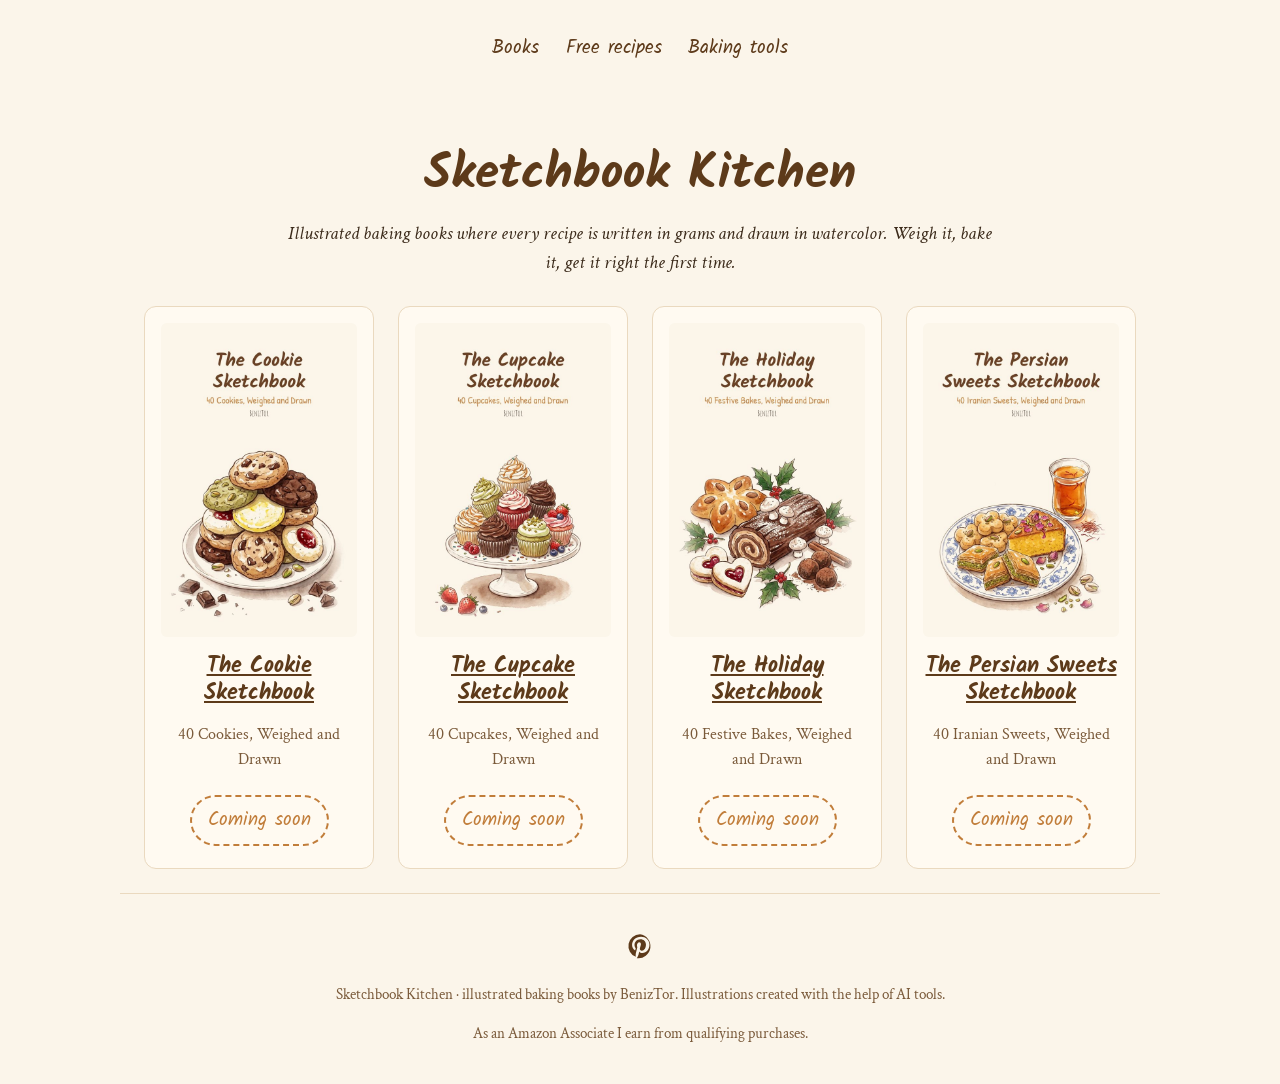
<file: index.html>
<!doctype html><html lang="en"><head><meta charset="utf-8"><meta name="viewport" content="width=device-width,initial-scale=1">
<title>Sketchbook Kitchen</title><meta name="description" content="Illustrated baking books written in grams: Sketchbook Kitchen by BenizTor.">
<link href="https://fonts.googleapis.com/css2?family=Crimson+Text:ital,wght@0,400;0,700;1,400&family=Kalam:wght@400;700&display=swap" rel="stylesheet">
<link rel="stylesheet" href="style.css"><meta name="p:domain_verify" content="38485bb4b9026ba784b6f9825c03a4b8"/></head><body>
<header><nav><a href="index.html">Books</a><a href="samples.html">Free recipes</a><a href="tools.html">Baking tools</a></nav></header>
<main><h1>Sketchbook Kitchen</h1><p class="lead">Illustrated baking books where every recipe is written in grams and drawn in watercolor. Weigh it, bake it, get it right the first time.</p>
<div class="grid"><div class="card"><a href="cookie.html"><img src="img/cookie-cover_ebook.jpg" alt="Cover of The Cookie Sketchbook"></a>
<h3><a href="cookie.html">The Cookie Sketchbook</a></h3><p class="meta">40 Cookies, Weighed and Drawn</p>
<span class="soon">Coming soon</span></div><div class="card"><a href="cupcake.html"><img src="img/cupcake-cover_ebook.jpg" alt="Cover of The Cupcake Sketchbook"></a>
<h3><a href="cupcake.html">The Cupcake Sketchbook</a></h3><p class="meta">40 Cupcakes, Weighed and Drawn</p>
<span class="soon">Coming soon</span></div><div class="card"><a href="holiday.html"><img src="img/holiday-cover_ebook.jpg" alt="Cover of The Holiday Sketchbook"></a>
<h3><a href="holiday.html">The Holiday Sketchbook</a></h3><p class="meta">40 Festive Bakes, Weighed and Drawn</p>
<span class="soon">Coming soon</span></div><div class="card"><a href="persian.html"><img src="img/persian-cover_ebook.jpg" alt="Cover of The Persian Sweets Sketchbook"></a>
<h3><a href="persian.html">The Persian Sweets Sketchbook</a></h3><p class="meta">40 Iranian Sweets, Weighed and Drawn</p>
<span class="soon">Coming soon</span></div></div></main>
<footer><div class="social"><a href="https://www.pinterest.com/beniztor" aria-label="Pinterest" rel="me"><svg viewBox="0 0 24 24" fill="currentColor"><path d="M12 2a10 10 0 0 0-3.6 19.3c-.1-.8-.2-2 0-2.9l1.3-5.4s-.3-.7-.3-1.6c0-1.5.9-2.7 2-2.7.9 0 1.4.7 1.4 1.6 0 1-.6 2.4-.9 3.7-.3 1.1.6 2 1.7 2 2 0 3.5-2.1 3.5-5.2 0-2.7-2-4.6-4.7-4.6-3.2 0-5.1 2.4-5.1 4.9 0 1 .4 2 .9 2.6.1.1.1.2.1.3l-.3 1.4c-.1.2-.2.3-.4.2-1.5-.7-2.4-2.8-2.4-4.5 0-3.7 2.7-7.1 7.7-7.1 4 0 7.2 2.9 7.2 6.8 0 4-2.5 7.3-6 7.3-1.2 0-2.3-.6-2.7-1.4l-.7 2.8c-.3 1-.9 2.2-1.4 3A10 10 0 1 0 12 2z"/></svg></a></div><p>Sketchbook Kitchen · illustrated baking books by BenizTor. Illustrations created with the help of AI tools.</p><p>As an Amazon Associate I earn from qualifying purchases.</p></footer>
</body></html>
</file>
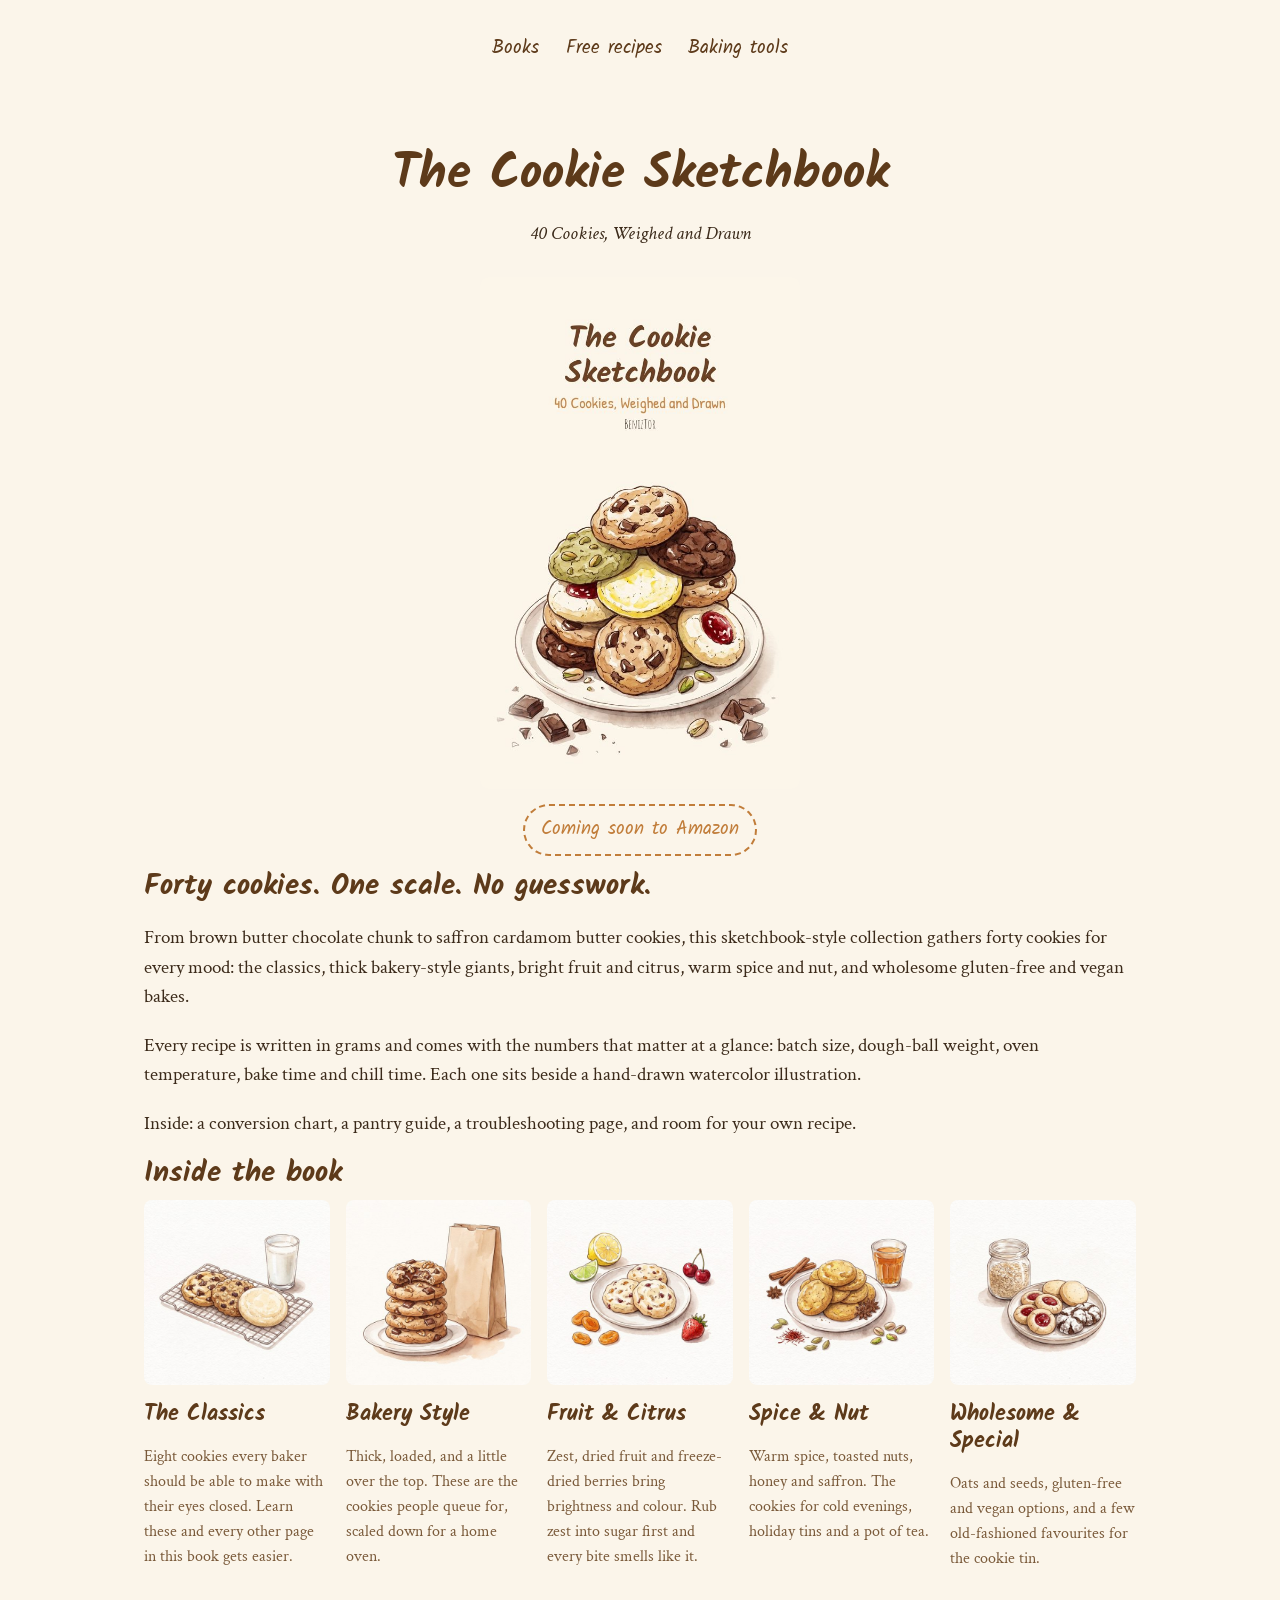
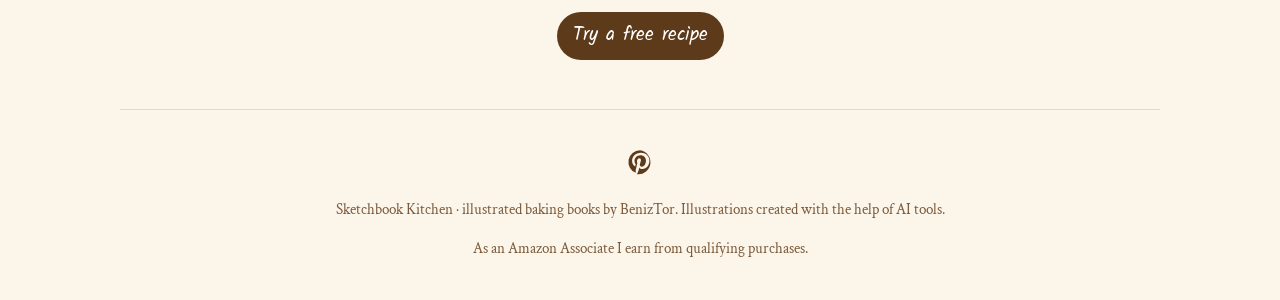
<file: cookie.html>
<!doctype html><html lang="en"><head><meta charset="utf-8"><meta name="viewport" content="width=device-width,initial-scale=1">
<title>The Cookie Sketchbook</title><meta name="description" content="Illustrated baking books written in grams: Sketchbook Kitchen by BenizTor.">
<link href="https://fonts.googleapis.com/css2?family=Crimson+Text:ital,wght@0,400;0,700;1,400&family=Kalam:wght@400;700&display=swap" rel="stylesheet">
<link rel="stylesheet" href="style.css"><meta name="p:domain_verify" content="38485bb4b9026ba784b6f9825c03a4b8"/></head><body>
<header><nav><a href="index.html">Books</a><a href="samples.html">Free recipes</a><a href="tools.html">Baking tools</a></nav></header>
<main><h1>The Cookie Sketchbook</h1><p class="lead">40 Cookies, Weighed and Drawn</p>
<div style="text-align:center"><img src="img/cookie-cover_ebook.jpg" alt="Cover" style="max-width:320px;width:100%;border-radius:8px"><br>
<span class="soon">Coming soon to Amazon</span></div>
<h2>Forty cookies. One scale. No guesswork.</h2><p>From brown butter chocolate chunk to saffron cardamom butter cookies, this sketchbook-style collection gathers forty cookies for every mood: the classics, thick bakery-style giants, bright fruit and citrus, warm spice and nut, and wholesome gluten-free and vegan bakes.</p><p>Every recipe is written in grams and comes with the numbers that matter at a glance: batch size, dough-ball weight, oven temperature, bake time and chill time. Each one sits beside a hand-drawn watercolor illustration.</p><p>Inside: a conversion chart, a pantry guide, a troubleshooting page, and room for your own recipe.</p><h2>Inside the book</h2><div class="chapters"><div><img src="img/cookie-ch1.jpg" alt="The Classics"><h3>The Classics</h3><p class="meta">Eight cookies every baker should be able to make with their eyes closed. Learn these and every other page in this book gets easier.</p></div><div><img src="img/cookie-ch2.jpg" alt="Bakery Style"><h3>Bakery Style</h3><p class="meta">Thick, loaded, and a little over the top. These are the cookies people queue for, scaled down for a home oven.</p></div><div><img src="img/cookie-ch3.jpg" alt="Fruit &amp; Citrus"><h3>Fruit &amp; Citrus</h3><p class="meta">Zest, dried fruit and freeze-dried berries bring brightness and colour. Rub zest into sugar first and every bite smells like it.</p></div><div><img src="img/cookie-ch4.jpg" alt="Spice &amp; Nut"><h3>Spice &amp; Nut</h3><p class="meta">Warm spice, toasted nuts, honey and saffron. The cookies for cold evenings, holiday tins and a pot of tea.</p></div><div><img src="img/cookie-ch5.jpg" alt="Wholesome &amp; Special"><h3>Wholesome &amp; Special</h3><p class="meta">Oats and seeds, gluten-free and vegan options, and a few old-fashioned favourites for the cookie tin.</p></div></div>
<p style="text-align:center"><a class="btn" href="samples.html#cookie">Try a free recipe</a></p></main>
<footer><div class="social"><a href="https://www.pinterest.com/beniztor" aria-label="Pinterest" rel="me"><svg viewBox="0 0 24 24" fill="currentColor"><path d="M12 2a10 10 0 0 0-3.6 19.3c-.1-.8-.2-2 0-2.9l1.3-5.4s-.3-.7-.3-1.6c0-1.5.9-2.7 2-2.7.9 0 1.4.7 1.4 1.6 0 1-.6 2.4-.9 3.7-.3 1.1.6 2 1.7 2 2 0 3.5-2.1 3.5-5.2 0-2.7-2-4.6-4.7-4.6-3.2 0-5.1 2.4-5.1 4.9 0 1 .4 2 .9 2.6.1.1.1.2.1.3l-.3 1.4c-.1.2-.2.3-.4.2-1.5-.7-2.4-2.8-2.4-4.5 0-3.7 2.7-7.1 7.7-7.1 4 0 7.2 2.9 7.2 6.8 0 4-2.5 7.3-6 7.3-1.2 0-2.3-.6-2.7-1.4l-.7 2.8c-.3 1-.9 2.2-1.4 3A10 10 0 1 0 12 2z"/></svg></a></div><p>Sketchbook Kitchen · illustrated baking books by BenizTor. Illustrations created with the help of AI tools.</p><p>As an Amazon Associate I earn from qualifying purchases.</p></footer>
</body></html>
</file>
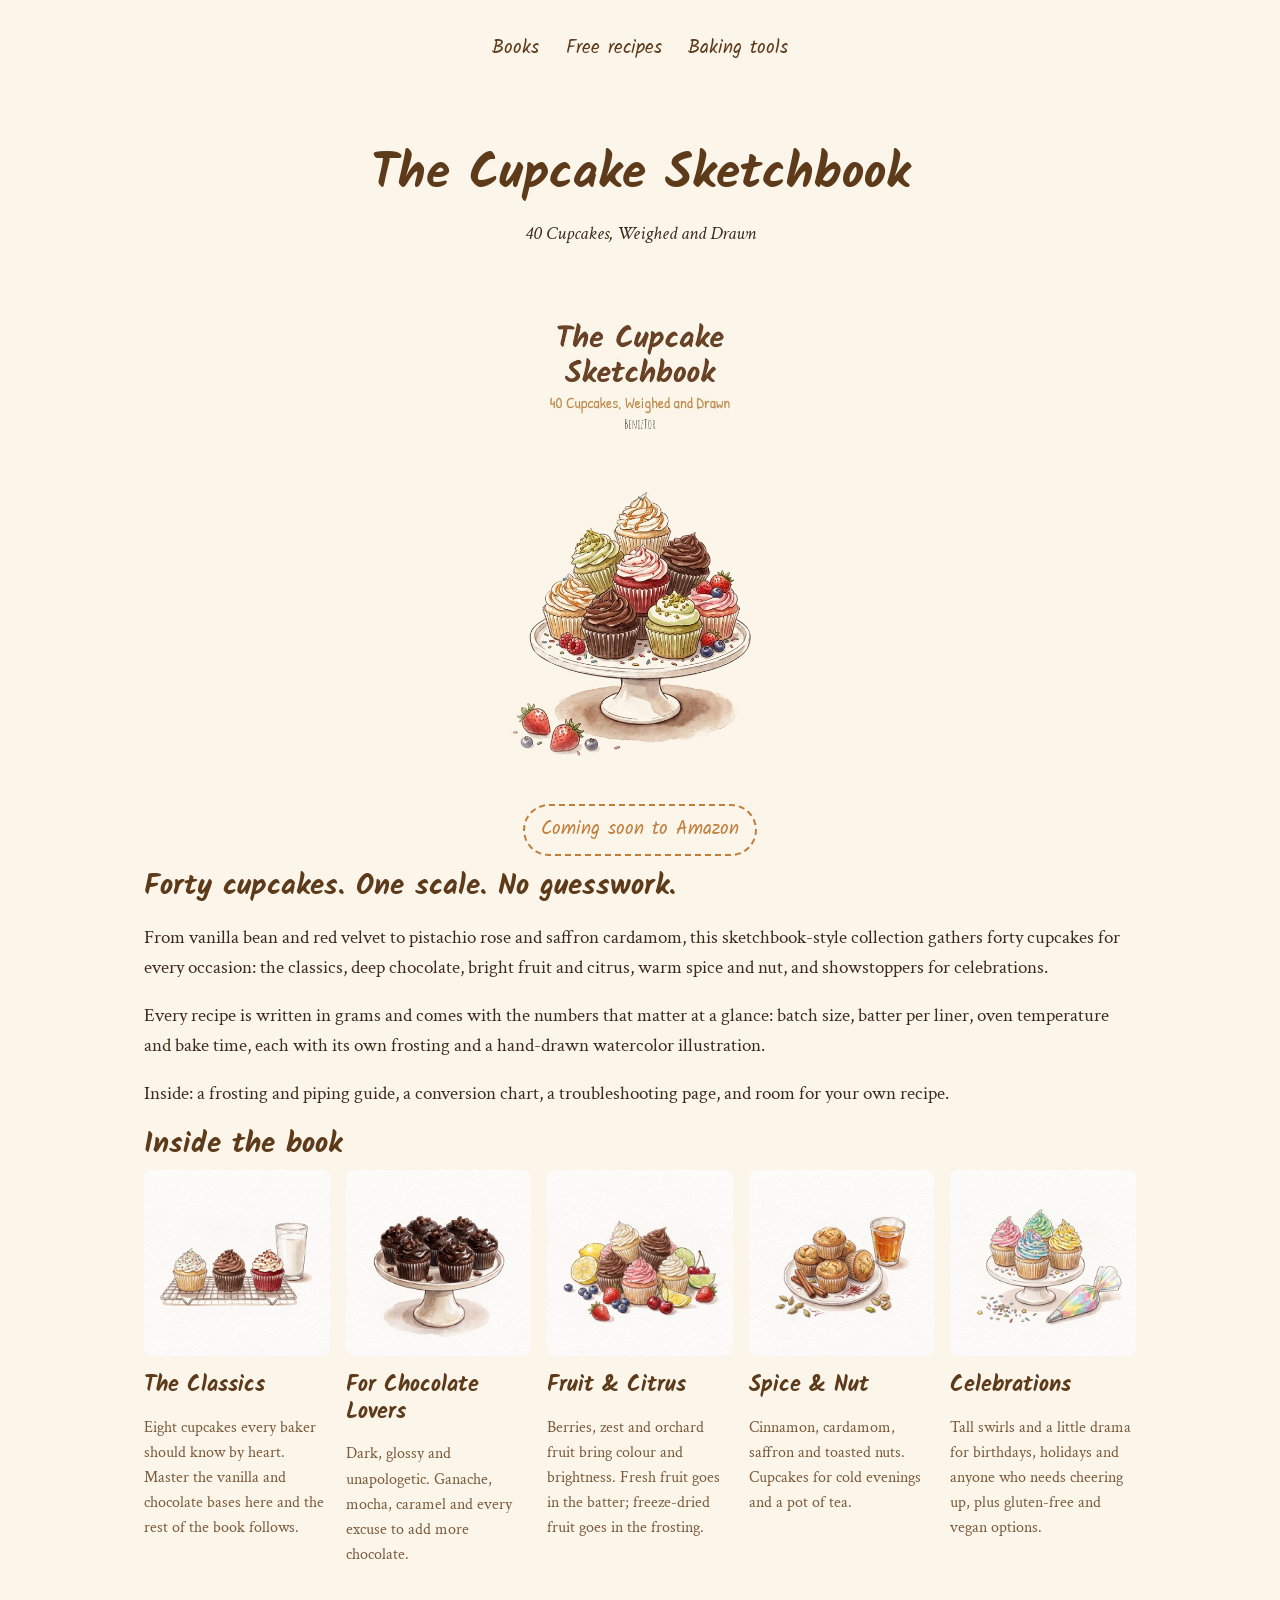
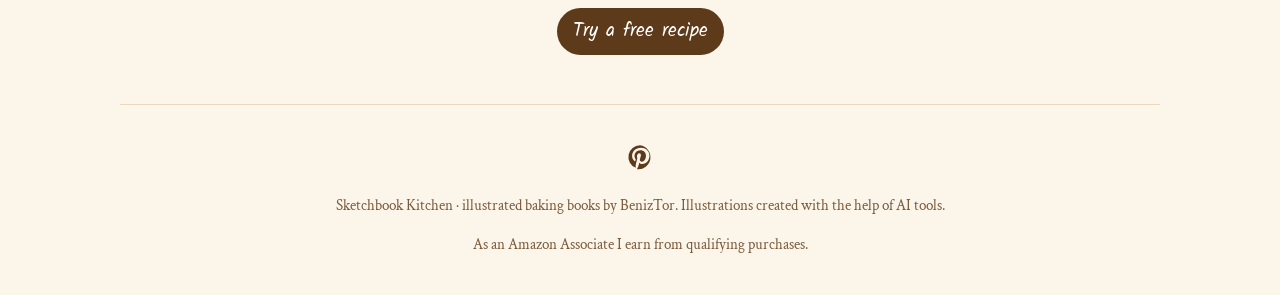
<file: cupcake.html>
<!doctype html><html lang="en"><head><meta charset="utf-8"><meta name="viewport" content="width=device-width,initial-scale=1">
<title>The Cupcake Sketchbook</title><meta name="description" content="Illustrated baking books written in grams: Sketchbook Kitchen by BenizTor.">
<link href="https://fonts.googleapis.com/css2?family=Crimson+Text:ital,wght@0,400;0,700;1,400&family=Kalam:wght@400;700&display=swap" rel="stylesheet">
<link rel="stylesheet" href="style.css"><meta name="p:domain_verify" content="38485bb4b9026ba784b6f9825c03a4b8"/></head><body>
<header><nav><a href="index.html">Books</a><a href="samples.html">Free recipes</a><a href="tools.html">Baking tools</a></nav></header>
<main><h1>The Cupcake Sketchbook</h1><p class="lead">40 Cupcakes, Weighed and Drawn</p>
<div style="text-align:center"><img src="img/cupcake-cover_ebook.jpg" alt="Cover" style="max-width:320px;width:100%;border-radius:8px"><br>
<span class="soon">Coming soon to Amazon</span></div>
<h2>Forty cupcakes. One scale. No guesswork.</h2><p>From vanilla bean and red velvet to pistachio rose and saffron cardamom, this sketchbook-style collection gathers forty cupcakes for every occasion: the classics, deep chocolate, bright fruit and citrus, warm spice and nut, and showstoppers for celebrations.</p><p>Every recipe is written in grams and comes with the numbers that matter at a glance: batch size, batter per liner, oven temperature and bake time, each with its own frosting and a hand-drawn watercolor illustration.</p><p>Inside: a frosting and piping guide, a conversion chart, a troubleshooting page, and room for your own recipe.</p><h2>Inside the book</h2><div class="chapters"><div><img src="img/cupcake-ch1.jpg" alt="The Classics"><h3>The Classics</h3><p class="meta">Eight cupcakes every baker should know by heart. Master the vanilla and chocolate bases here and the rest of the book follows.</p></div><div><img src="img/cupcake-ch2.jpg" alt="For Chocolate Lovers"><h3>For Chocolate Lovers</h3><p class="meta">Dark, glossy and unapologetic. Ganache, mocha, caramel and every excuse to add more chocolate.</p></div><div><img src="img/cupcake-ch3.jpg" alt="Fruit &amp; Citrus"><h3>Fruit &amp; Citrus</h3><p class="meta">Berries, zest and orchard fruit bring colour and brightness. Fresh fruit goes in the batter; freeze-dried fruit goes in the frosting.</p></div><div><img src="img/cupcake-ch4.jpg" alt="Spice &amp; Nut"><h3>Spice &amp; Nut</h3><p class="meta">Cinnamon, cardamom, saffron and toasted nuts. Cupcakes for cold evenings and a pot of tea.</p></div><div><img src="img/cupcake-ch5.jpg" alt="Celebrations"><h3>Celebrations</h3><p class="meta">Tall swirls and a little drama for birthdays, holidays and anyone who needs cheering up, plus gluten-free and vegan options.</p></div></div>
<p style="text-align:center"><a class="btn" href="samples.html#cupcake">Try a free recipe</a></p></main>
<footer><div class="social"><a href="https://www.pinterest.com/beniztor" aria-label="Pinterest" rel="me"><svg viewBox="0 0 24 24" fill="currentColor"><path d="M12 2a10 10 0 0 0-3.6 19.3c-.1-.8-.2-2 0-2.9l1.3-5.4s-.3-.7-.3-1.6c0-1.5.9-2.7 2-2.7.9 0 1.4.7 1.4 1.6 0 1-.6 2.4-.9 3.7-.3 1.1.6 2 1.7 2 2 0 3.5-2.1 3.5-5.2 0-2.7-2-4.6-4.7-4.6-3.2 0-5.1 2.4-5.1 4.9 0 1 .4 2 .9 2.6.1.1.1.2.1.3l-.3 1.4c-.1.2-.2.3-.4.2-1.5-.7-2.4-2.8-2.4-4.5 0-3.7 2.7-7.1 7.7-7.1 4 0 7.2 2.9 7.2 6.8 0 4-2.5 7.3-6 7.3-1.2 0-2.3-.6-2.7-1.4l-.7 2.8c-.3 1-.9 2.2-1.4 3A10 10 0 1 0 12 2z"/></svg></a></div><p>Sketchbook Kitchen · illustrated baking books by BenizTor. Illustrations created with the help of AI tools.</p><p>As an Amazon Associate I earn from qualifying purchases.</p></footer>
</body></html>
</file>
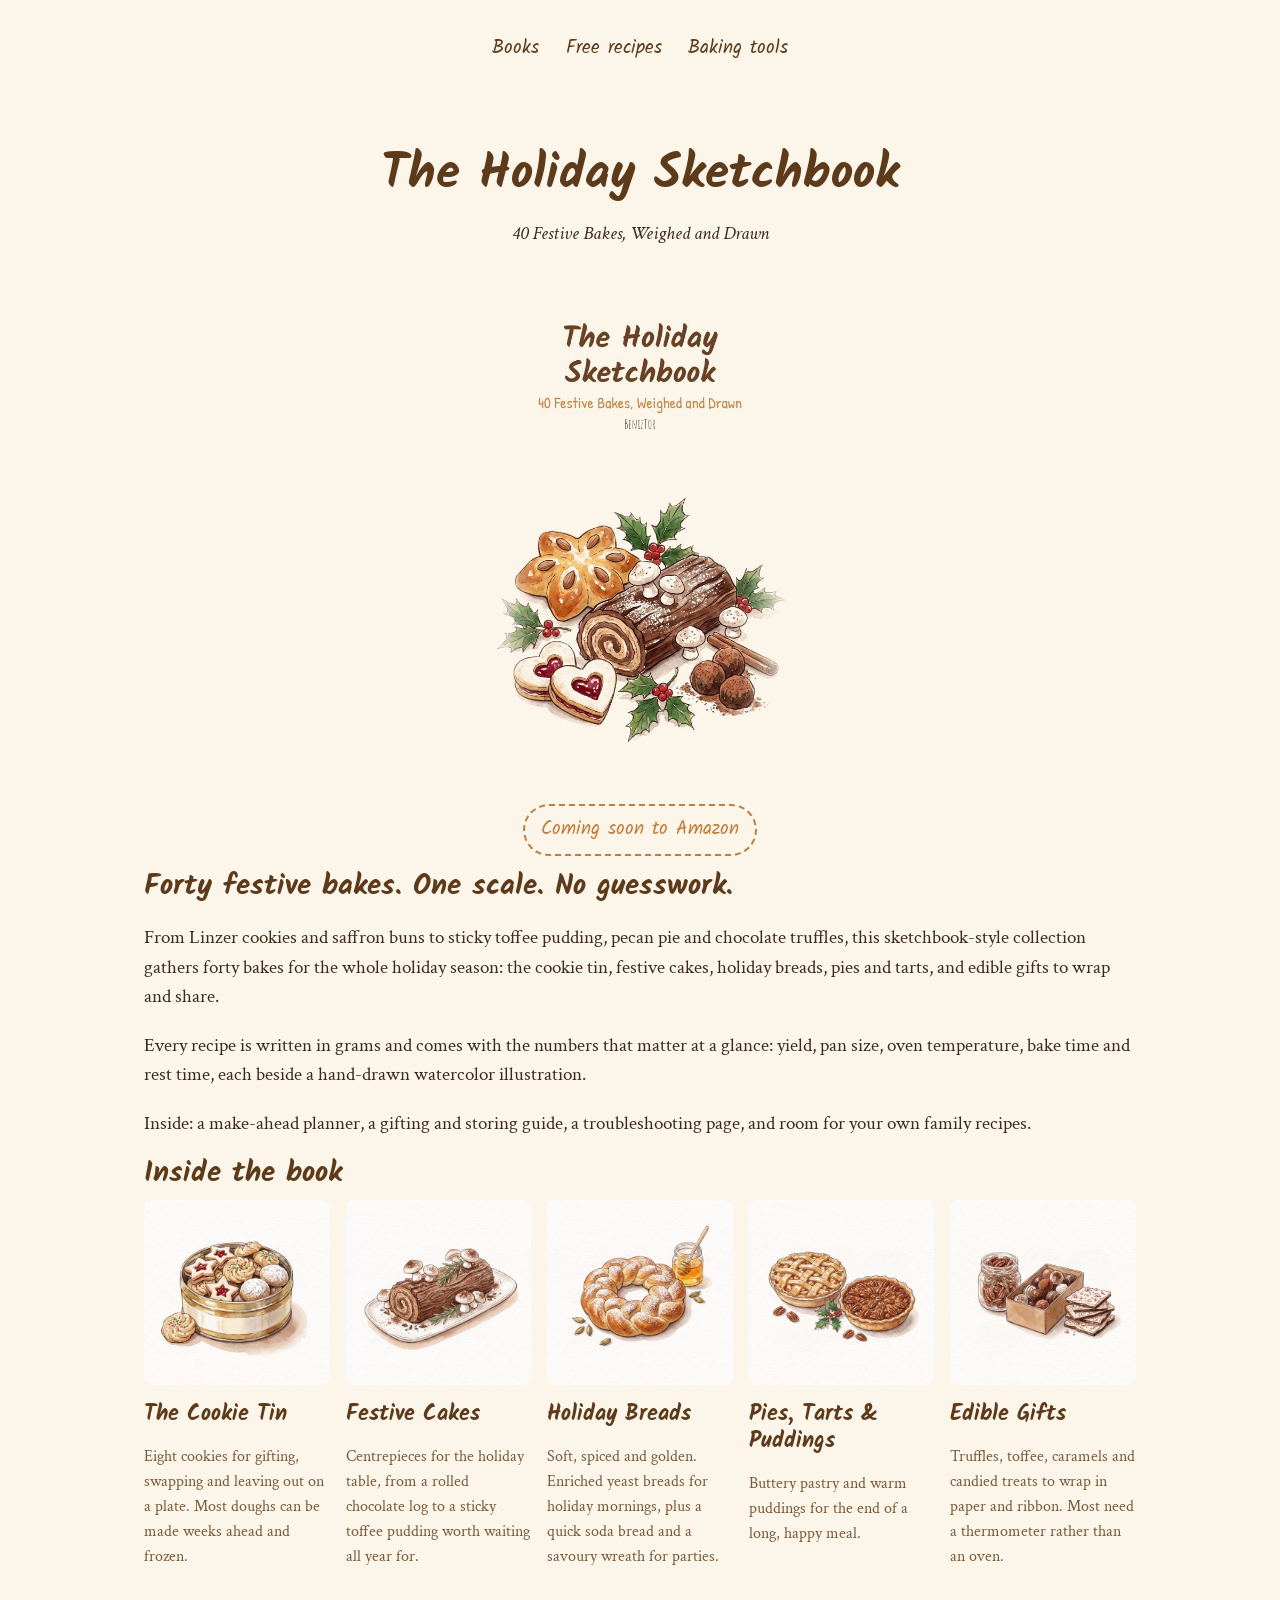
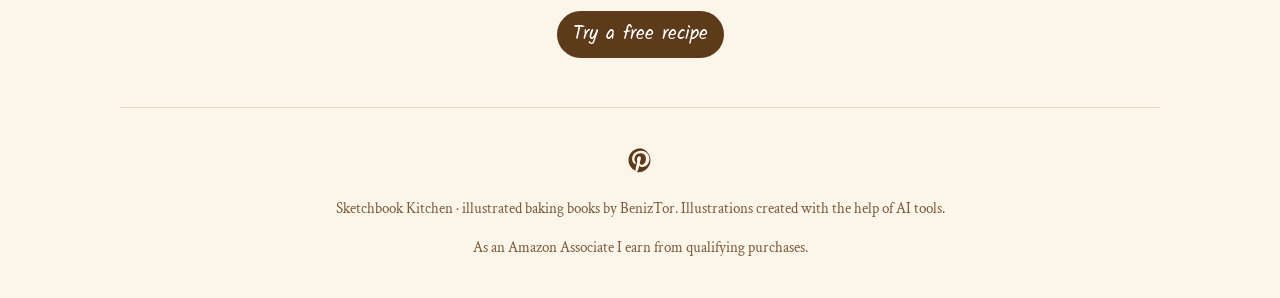
<file: holiday.html>
<!doctype html><html lang="en"><head><meta charset="utf-8"><meta name="viewport" content="width=device-width,initial-scale=1">
<title>The Holiday Sketchbook</title><meta name="description" content="Illustrated baking books written in grams: Sketchbook Kitchen by BenizTor.">
<link href="https://fonts.googleapis.com/css2?family=Crimson+Text:ital,wght@0,400;0,700;1,400&family=Kalam:wght@400;700&display=swap" rel="stylesheet">
<link rel="stylesheet" href="style.css"><meta name="p:domain_verify" content="38485bb4b9026ba784b6f9825c03a4b8"/></head><body>
<header><nav><a href="index.html">Books</a><a href="samples.html">Free recipes</a><a href="tools.html">Baking tools</a></nav></header>
<main><h1>The Holiday Sketchbook</h1><p class="lead">40 Festive Bakes, Weighed and Drawn</p>
<div style="text-align:center"><img src="img/holiday-cover_ebook.jpg" alt="Cover" style="max-width:320px;width:100%;border-radius:8px"><br>
<span class="soon">Coming soon to Amazon</span></div>
<h2>Forty festive bakes. One scale. No guesswork.</h2><p>From Linzer cookies and saffron buns to sticky toffee pudding, pecan pie and chocolate truffles, this sketchbook-style collection gathers forty bakes for the whole holiday season: the cookie tin, festive cakes, holiday breads, pies and tarts, and edible gifts to wrap and share.</p><p>Every recipe is written in grams and comes with the numbers that matter at a glance: yield, pan size, oven temperature, bake time and rest time, each beside a hand-drawn watercolor illustration.</p><p>Inside: a make-ahead planner, a gifting and storing guide, a troubleshooting page, and room for your own family recipes.</p><h2>Inside the book</h2><div class="chapters"><div><img src="img/holiday-ch1.jpg" alt="The Cookie Tin"><h3>The Cookie Tin</h3><p class="meta">Eight cookies for gifting, swapping and leaving out on a plate. Most doughs can be made weeks ahead and frozen.</p></div><div><img src="img/holiday-ch2.jpg" alt="Festive Cakes"><h3>Festive Cakes</h3><p class="meta">Centrepieces for the holiday table, from a rolled chocolate log to a sticky toffee pudding worth waiting all year for.</p></div><div><img src="img/holiday-ch3.jpg" alt="Holiday Breads"><h3>Holiday Breads</h3><p class="meta">Soft, spiced and golden. Enriched yeast breads for holiday mornings, plus a quick soda bread and a savoury wreath for parties.</p></div><div><img src="img/holiday-ch4.jpg" alt="Pies, Tarts &amp; Puddings"><h3>Pies, Tarts &amp; Puddings</h3><p class="meta">Buttery pastry and warm puddings for the end of a long, happy meal.</p></div><div><img src="img/holiday-ch5.jpg" alt="Edible Gifts"><h3>Edible Gifts</h3><p class="meta">Truffles, toffee, caramels and candied treats to wrap in paper and ribbon. Most need a thermometer rather than an oven.</p></div></div>
<p style="text-align:center"><a class="btn" href="samples.html#holiday">Try a free recipe</a></p></main>
<footer><div class="social"><a href="https://www.pinterest.com/beniztor" aria-label="Pinterest" rel="me"><svg viewBox="0 0 24 24" fill="currentColor"><path d="M12 2a10 10 0 0 0-3.6 19.3c-.1-.8-.2-2 0-2.9l1.3-5.4s-.3-.7-.3-1.6c0-1.5.9-2.7 2-2.7.9 0 1.4.7 1.4 1.6 0 1-.6 2.4-.9 3.7-.3 1.1.6 2 1.7 2 2 0 3.5-2.1 3.5-5.2 0-2.7-2-4.6-4.7-4.6-3.2 0-5.1 2.4-5.1 4.9 0 1 .4 2 .9 2.6.1.1.1.2.1.3l-.3 1.4c-.1.2-.2.3-.4.2-1.5-.7-2.4-2.8-2.4-4.5 0-3.7 2.7-7.1 7.7-7.1 4 0 7.2 2.9 7.2 6.8 0 4-2.5 7.3-6 7.3-1.2 0-2.3-.6-2.7-1.4l-.7 2.8c-.3 1-.9 2.2-1.4 3A10 10 0 1 0 12 2z"/></svg></a></div><p>Sketchbook Kitchen · illustrated baking books by BenizTor. Illustrations created with the help of AI tools.</p><p>As an Amazon Associate I earn from qualifying purchases.</p></footer>
</body></html>
</file>
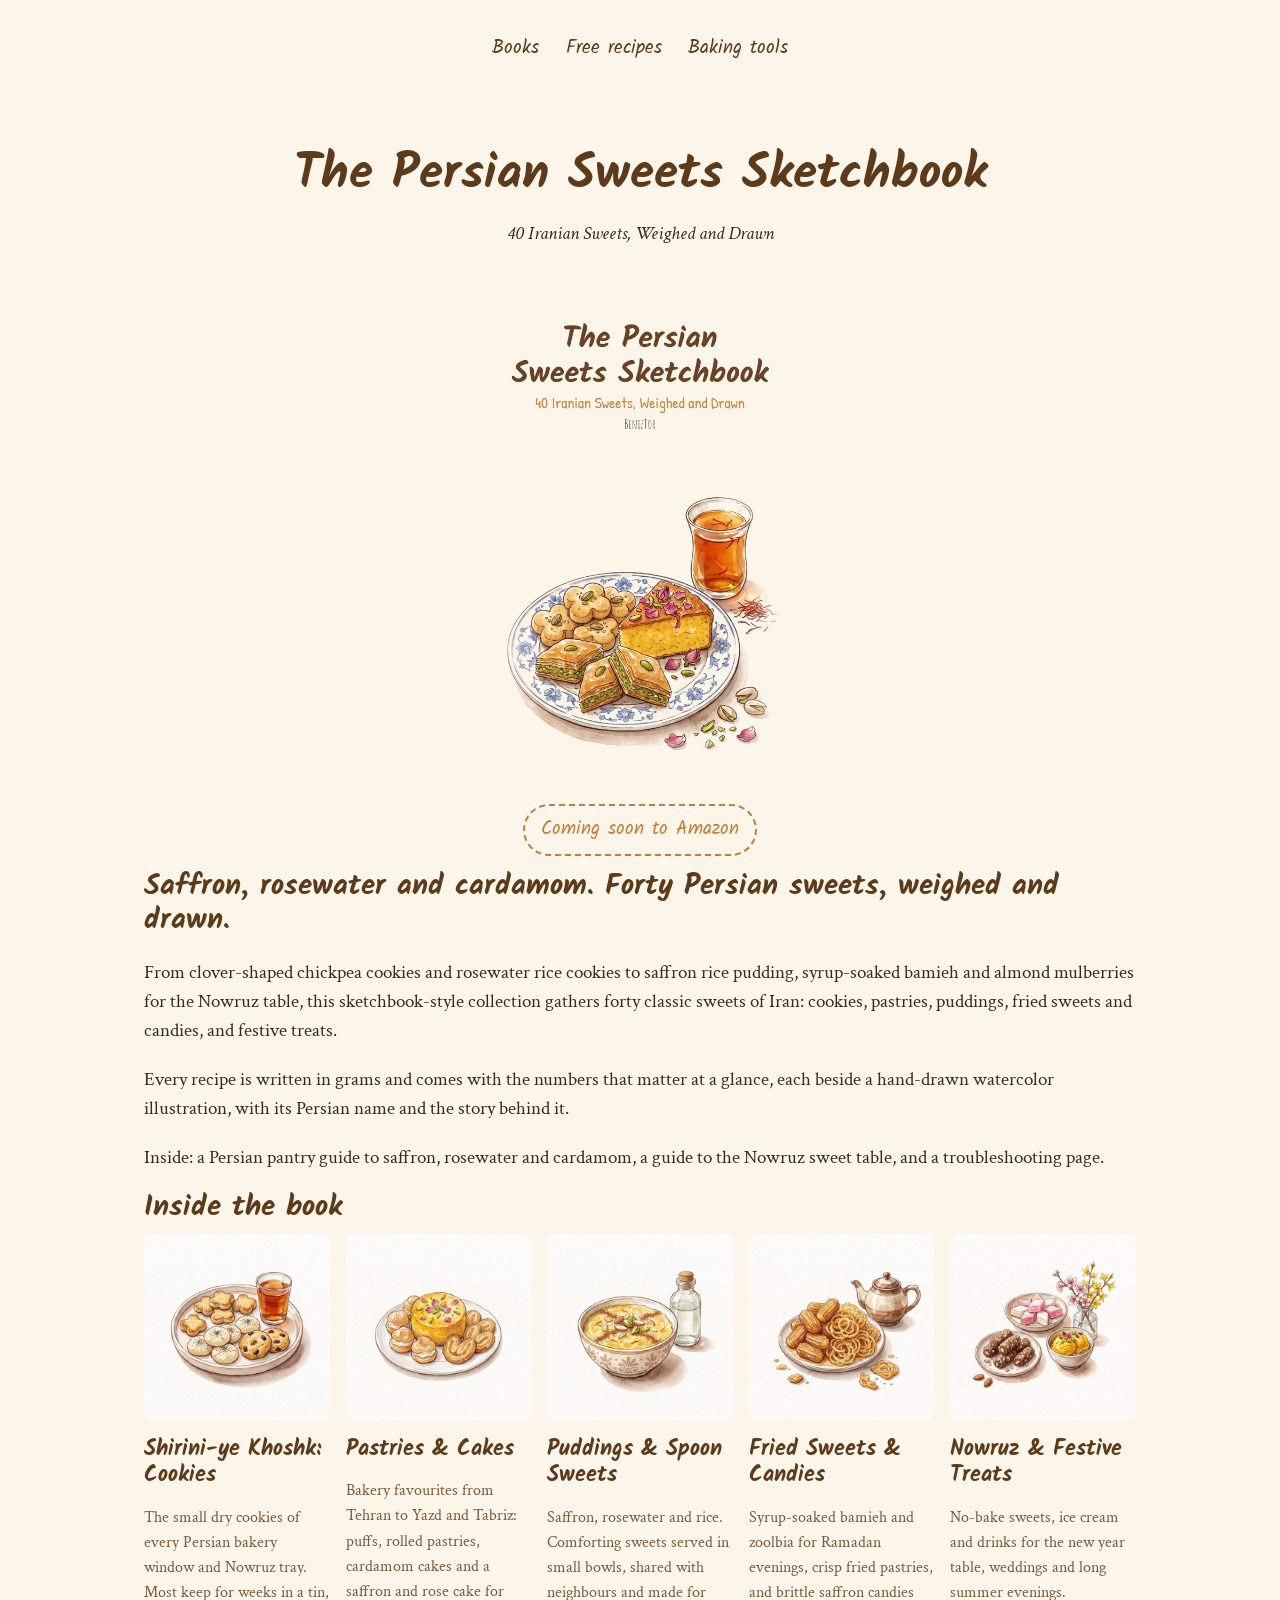
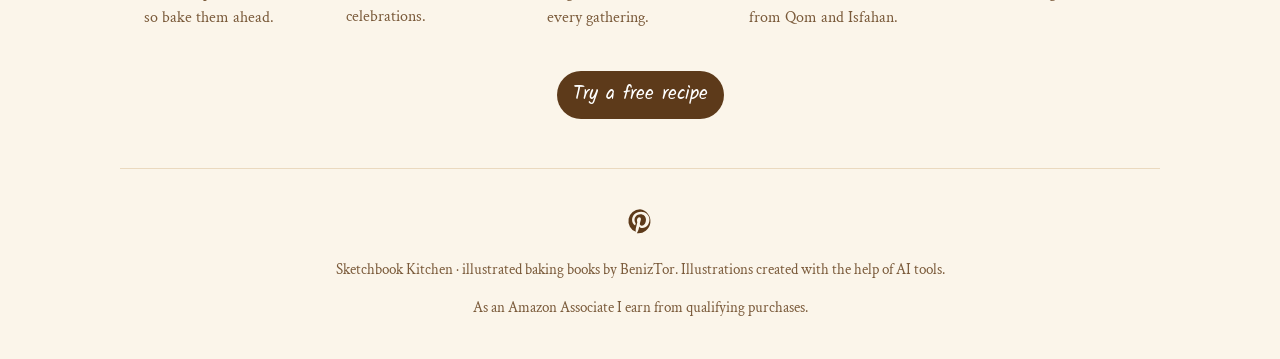
<file: persian.html>
<!doctype html><html lang="en"><head><meta charset="utf-8"><meta name="viewport" content="width=device-width,initial-scale=1">
<title>The Persian Sweets Sketchbook</title><meta name="description" content="Illustrated baking books written in grams: Sketchbook Kitchen by BenizTor.">
<link href="https://fonts.googleapis.com/css2?family=Crimson+Text:ital,wght@0,400;0,700;1,400&family=Kalam:wght@400;700&display=swap" rel="stylesheet">
<link rel="stylesheet" href="style.css"><meta name="p:domain_verify" content="38485bb4b9026ba784b6f9825c03a4b8"/></head><body>
<header><nav><a href="index.html">Books</a><a href="samples.html">Free recipes</a><a href="tools.html">Baking tools</a></nav></header>
<main><h1>The Persian Sweets Sketchbook</h1><p class="lead">40 Iranian Sweets, Weighed and Drawn</p>
<div style="text-align:center"><img src="img/persian-cover_ebook.jpg" alt="Cover" style="max-width:320px;width:100%;border-radius:8px"><br>
<span class="soon">Coming soon to Amazon</span></div>
<h2>Saffron, rosewater and cardamom. Forty Persian sweets, weighed and drawn.</h2><p>From clover-shaped chickpea cookies and rosewater rice cookies to saffron rice pudding, syrup-soaked bamieh and almond mulberries for the Nowruz table, this sketchbook-style collection gathers forty classic sweets of Iran: cookies, pastries, puddings, fried sweets and candies, and festive treats.</p><p>Every recipe is written in grams and comes with the numbers that matter at a glance, each beside a hand-drawn watercolor illustration, with its Persian name and the story behind it.</p><p>Inside: a Persian pantry guide to saffron, rosewater and cardamom, a guide to the Nowruz sweet table, and a troubleshooting page.</p><h2>Inside the book</h2><div class="chapters"><div><img src="img/persian-ch1.jpg" alt="Shirini-ye Khoshk: Cookies"><h3>Shirini-ye Khoshk: Cookies</h3><p class="meta">The small dry cookies of every Persian bakery window and Nowruz tray. Most keep for weeks in a tin, so bake them ahead.</p></div><div><img src="img/persian-ch2.jpg" alt="Pastries &amp; Cakes"><h3>Pastries &amp; Cakes</h3><p class="meta">Bakery favourites from Tehran to Yazd and Tabriz: puffs, rolled pastries, cardamom cakes and a saffron and rose cake for celebrations.</p></div><div><img src="img/persian-ch3.jpg" alt="Puddings &amp; Spoon Sweets"><h3>Puddings &amp; Spoon Sweets</h3><p class="meta">Saffron, rosewater and rice. Comforting sweets served in small bowls, shared with neighbours and made for every gathering.</p></div><div><img src="img/persian-ch4.jpg" alt="Fried Sweets &amp; Candies"><h3>Fried Sweets &amp; Candies</h3><p class="meta">Syrup-soaked bamieh and zoolbia for Ramadan evenings, crisp fried pastries, and brittle saffron candies from Qom and Isfahan.</p></div><div><img src="img/persian-ch5.jpg" alt="Nowruz &amp; Festive Treats"><h3>Nowruz &amp; Festive Treats</h3><p class="meta">No-bake sweets, ice cream and drinks for the new year table, weddings and long summer evenings.</p></div></div>
<p style="text-align:center"><a class="btn" href="samples.html#persian">Try a free recipe</a></p></main>
<footer><div class="social"><a href="https://www.pinterest.com/beniztor" aria-label="Pinterest" rel="me"><svg viewBox="0 0 24 24" fill="currentColor"><path d="M12 2a10 10 0 0 0-3.6 19.3c-.1-.8-.2-2 0-2.9l1.3-5.4s-.3-.7-.3-1.6c0-1.5.9-2.7 2-2.7.9 0 1.4.7 1.4 1.6 0 1-.6 2.4-.9 3.7-.3 1.1.6 2 1.7 2 2 0 3.5-2.1 3.5-5.2 0-2.7-2-4.6-4.7-4.6-3.2 0-5.1 2.4-5.1 4.9 0 1 .4 2 .9 2.6.1.1.1.2.1.3l-.3 1.4c-.1.2-.2.3-.4.2-1.5-.7-2.4-2.8-2.4-4.5 0-3.7 2.7-7.1 7.7-7.1 4 0 7.2 2.9 7.2 6.8 0 4-2.5 7.3-6 7.3-1.2 0-2.3-.6-2.7-1.4l-.7 2.8c-.3 1-.9 2.2-1.4 3A10 10 0 1 0 12 2z"/></svg></a></div><p>Sketchbook Kitchen · illustrated baking books by BenizTor. Illustrations created with the help of AI tools.</p><p>As an Amazon Associate I earn from qualifying purchases.</p></footer>
</body></html>
</file>
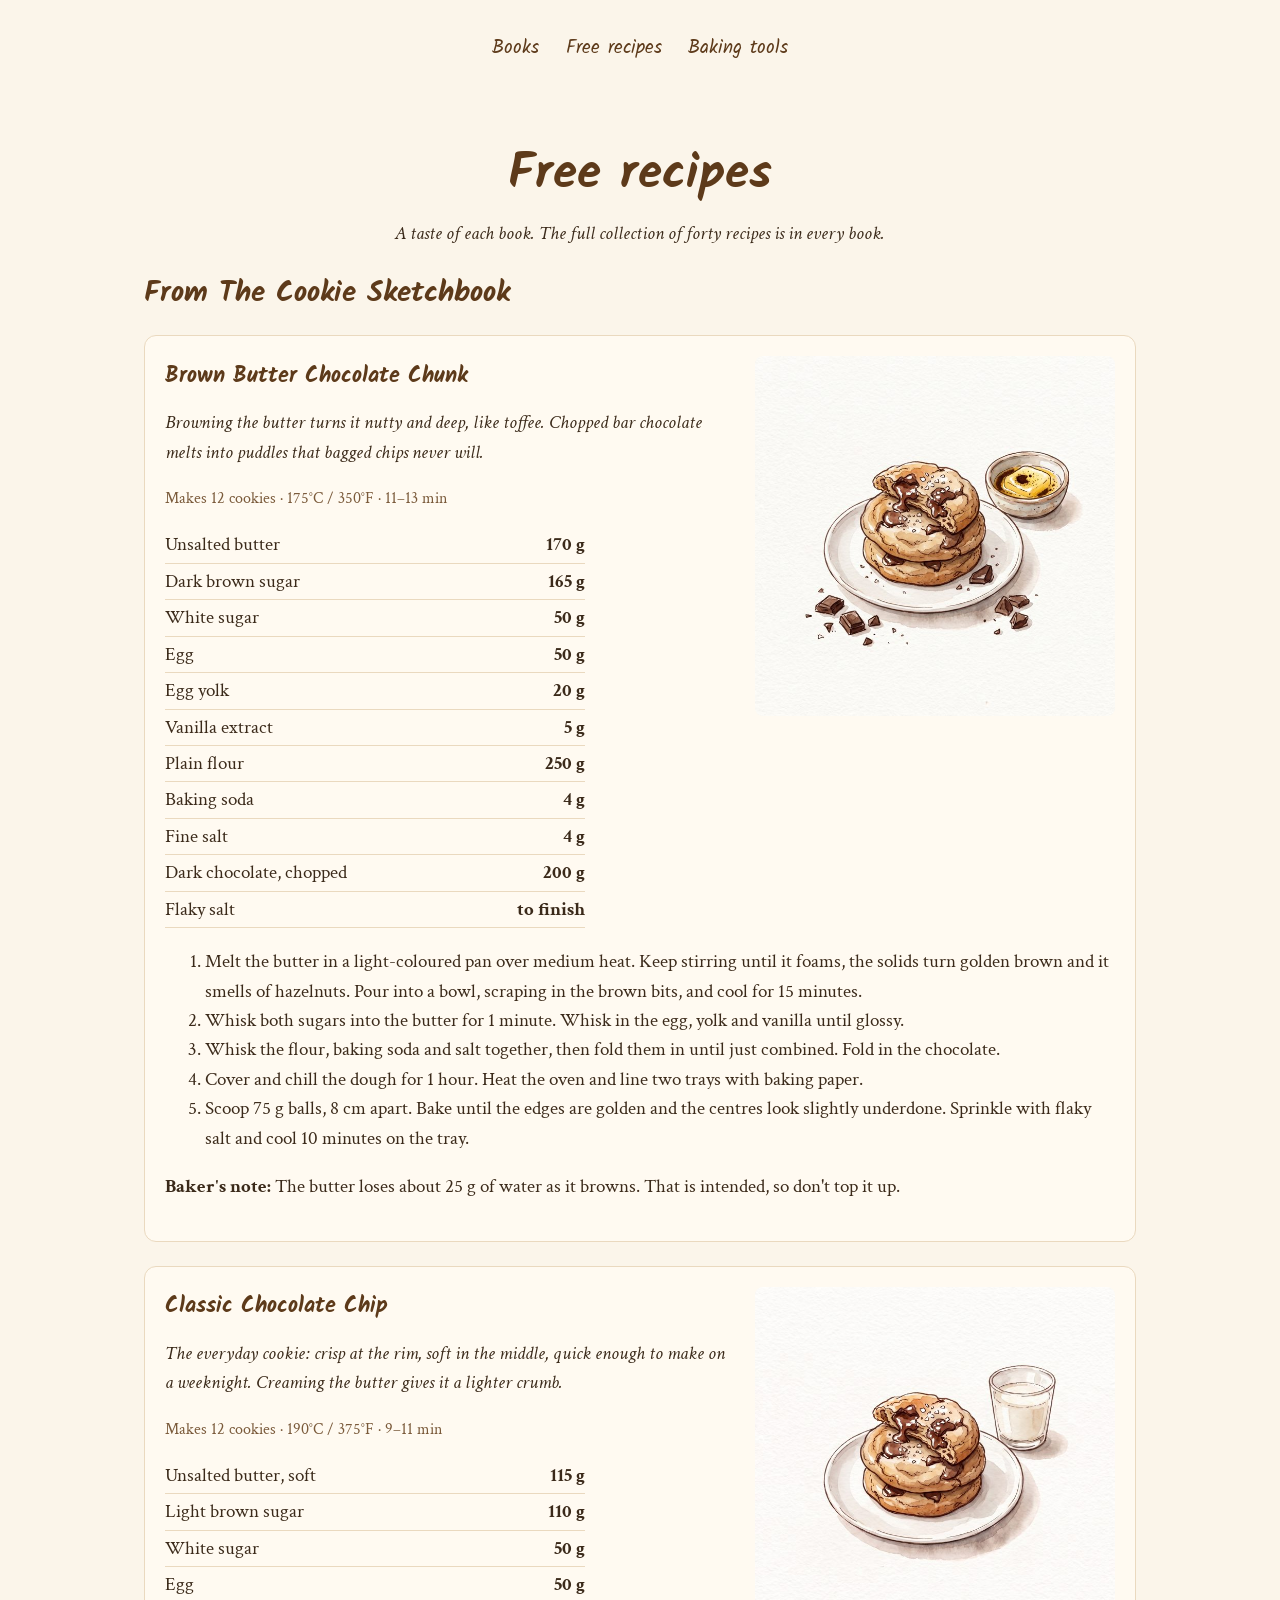
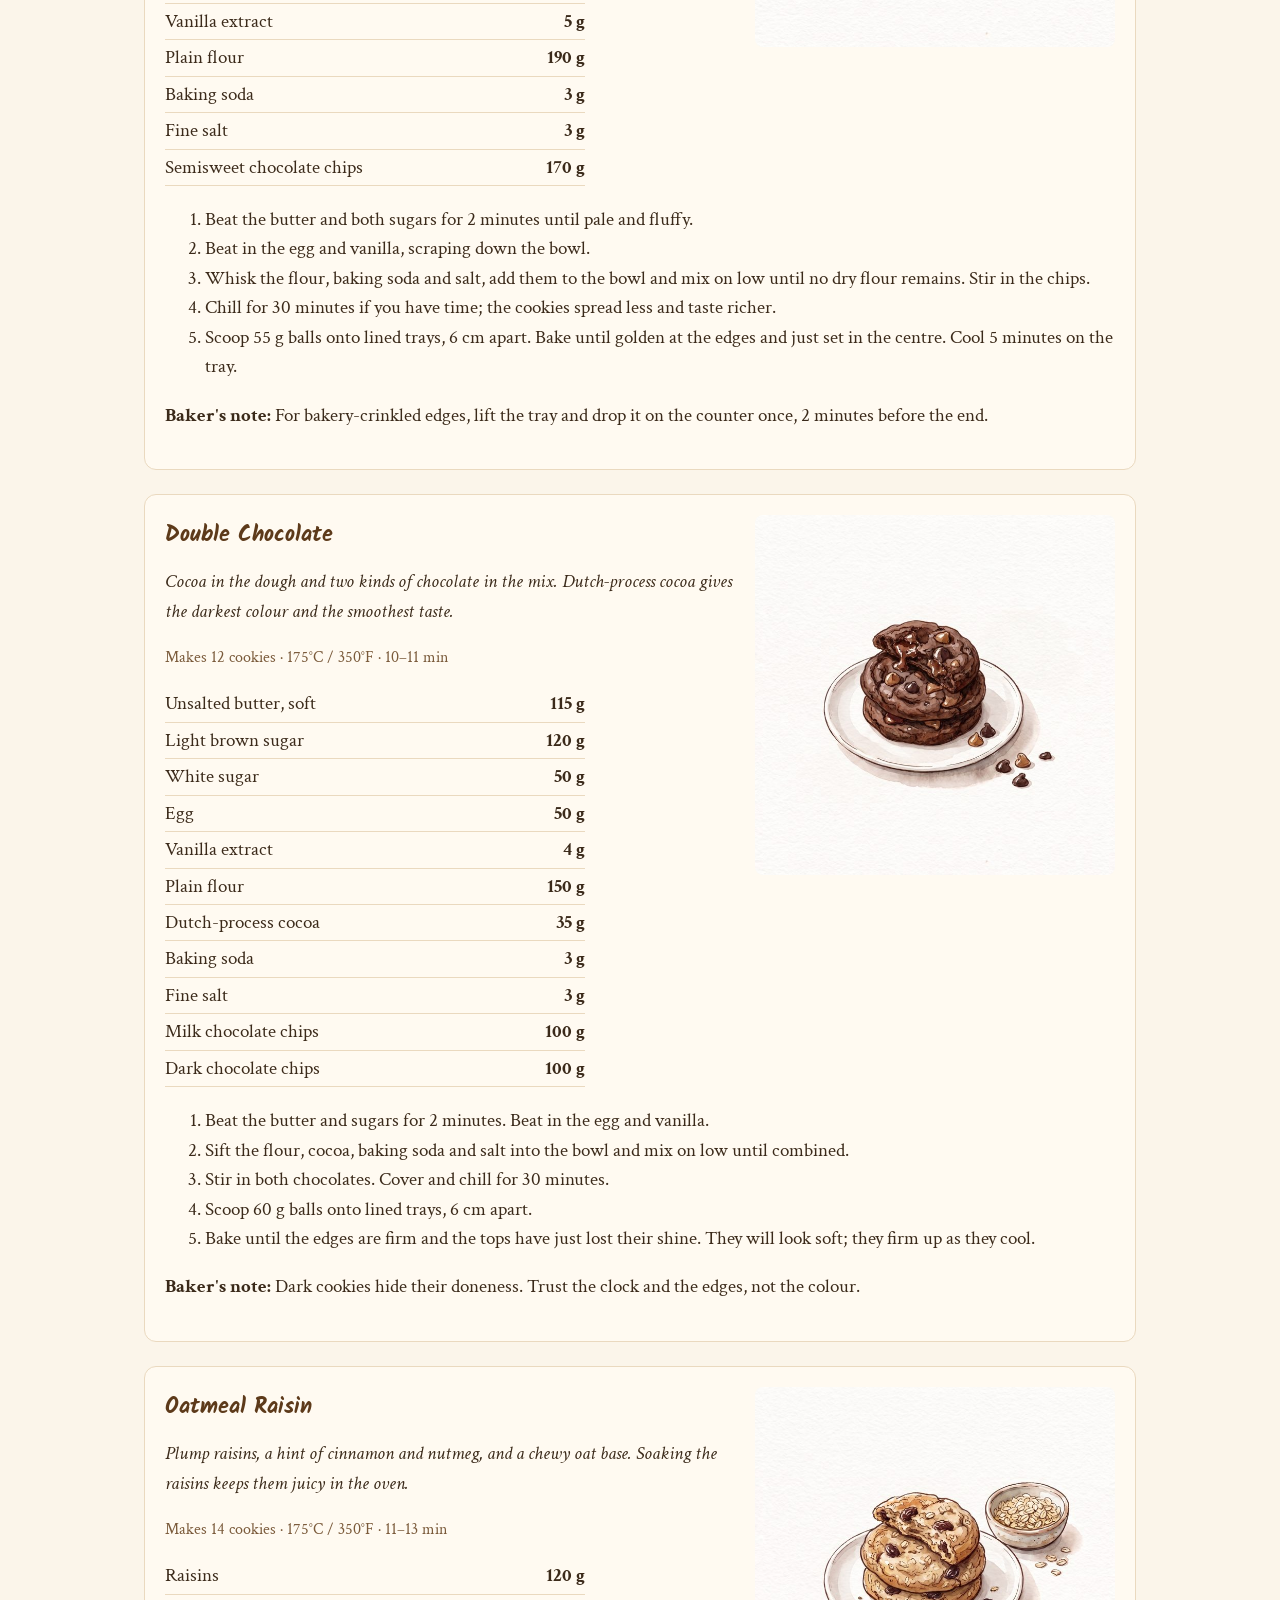
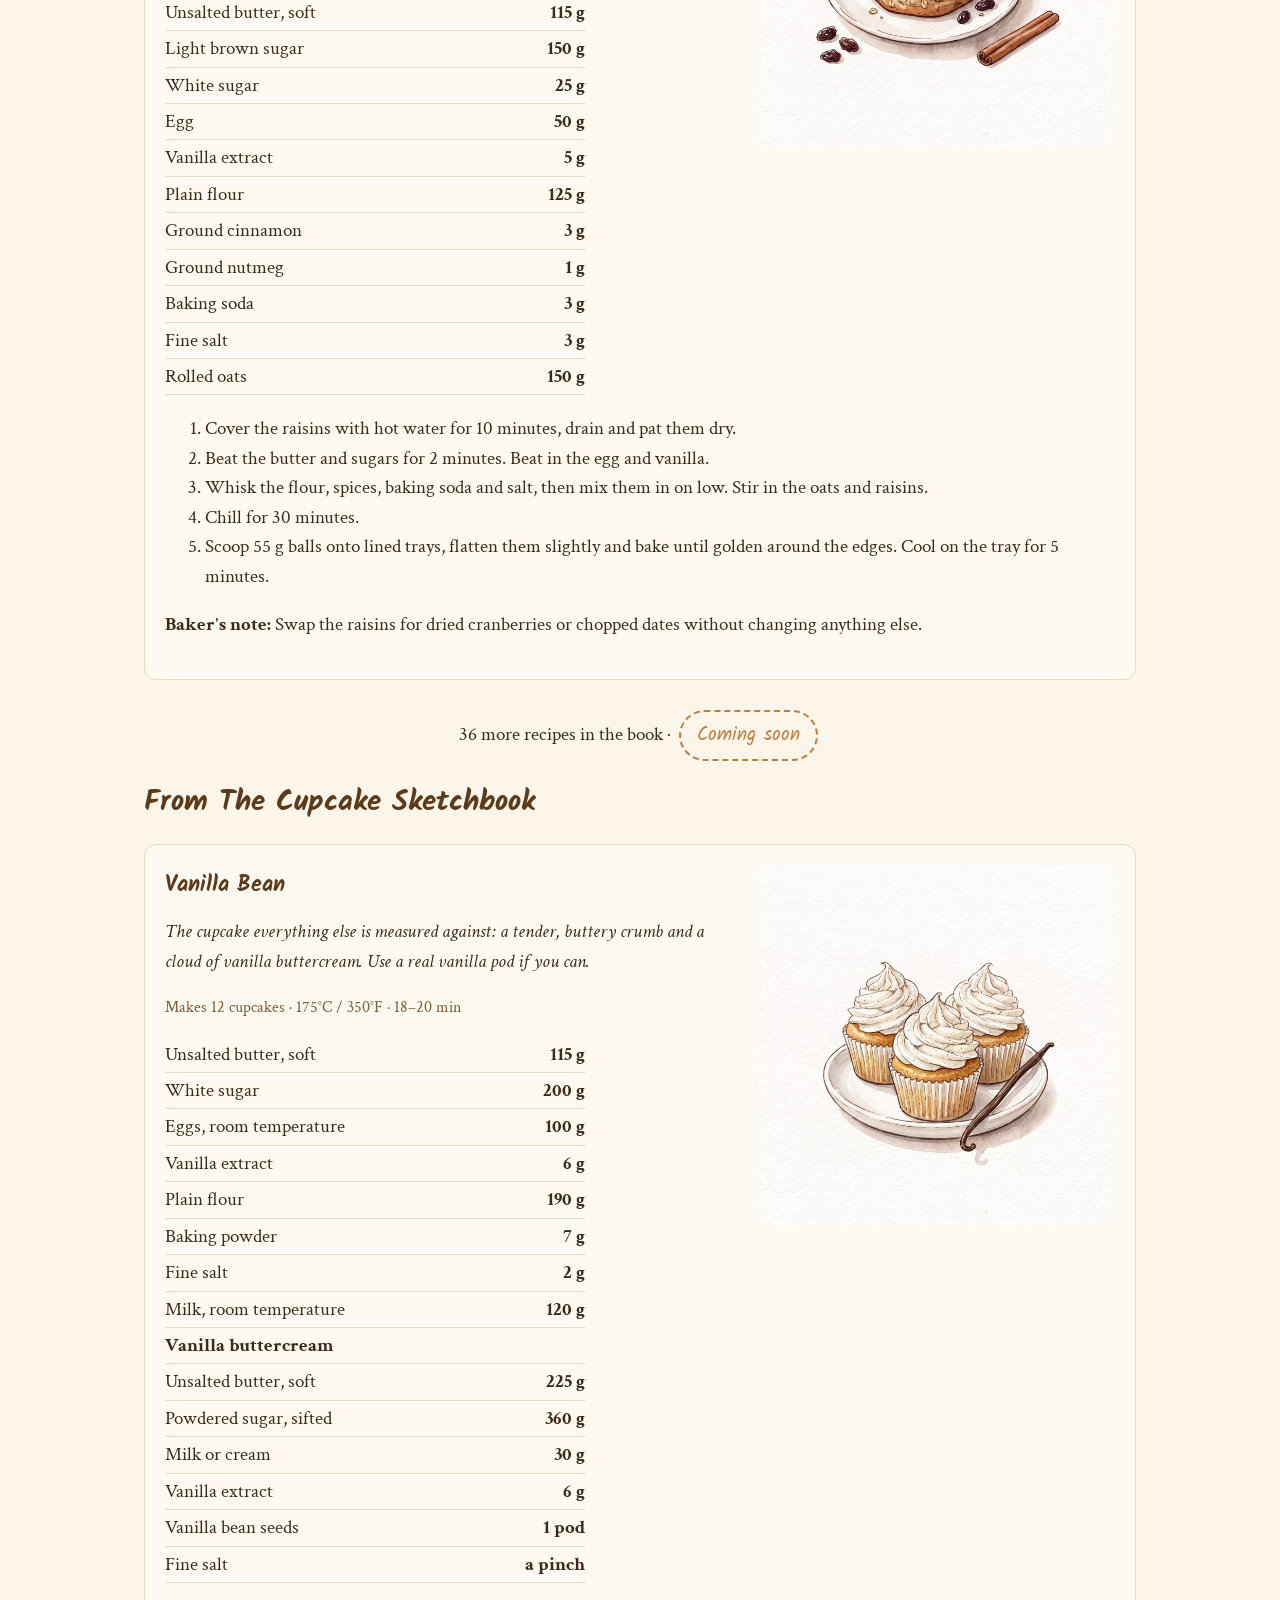
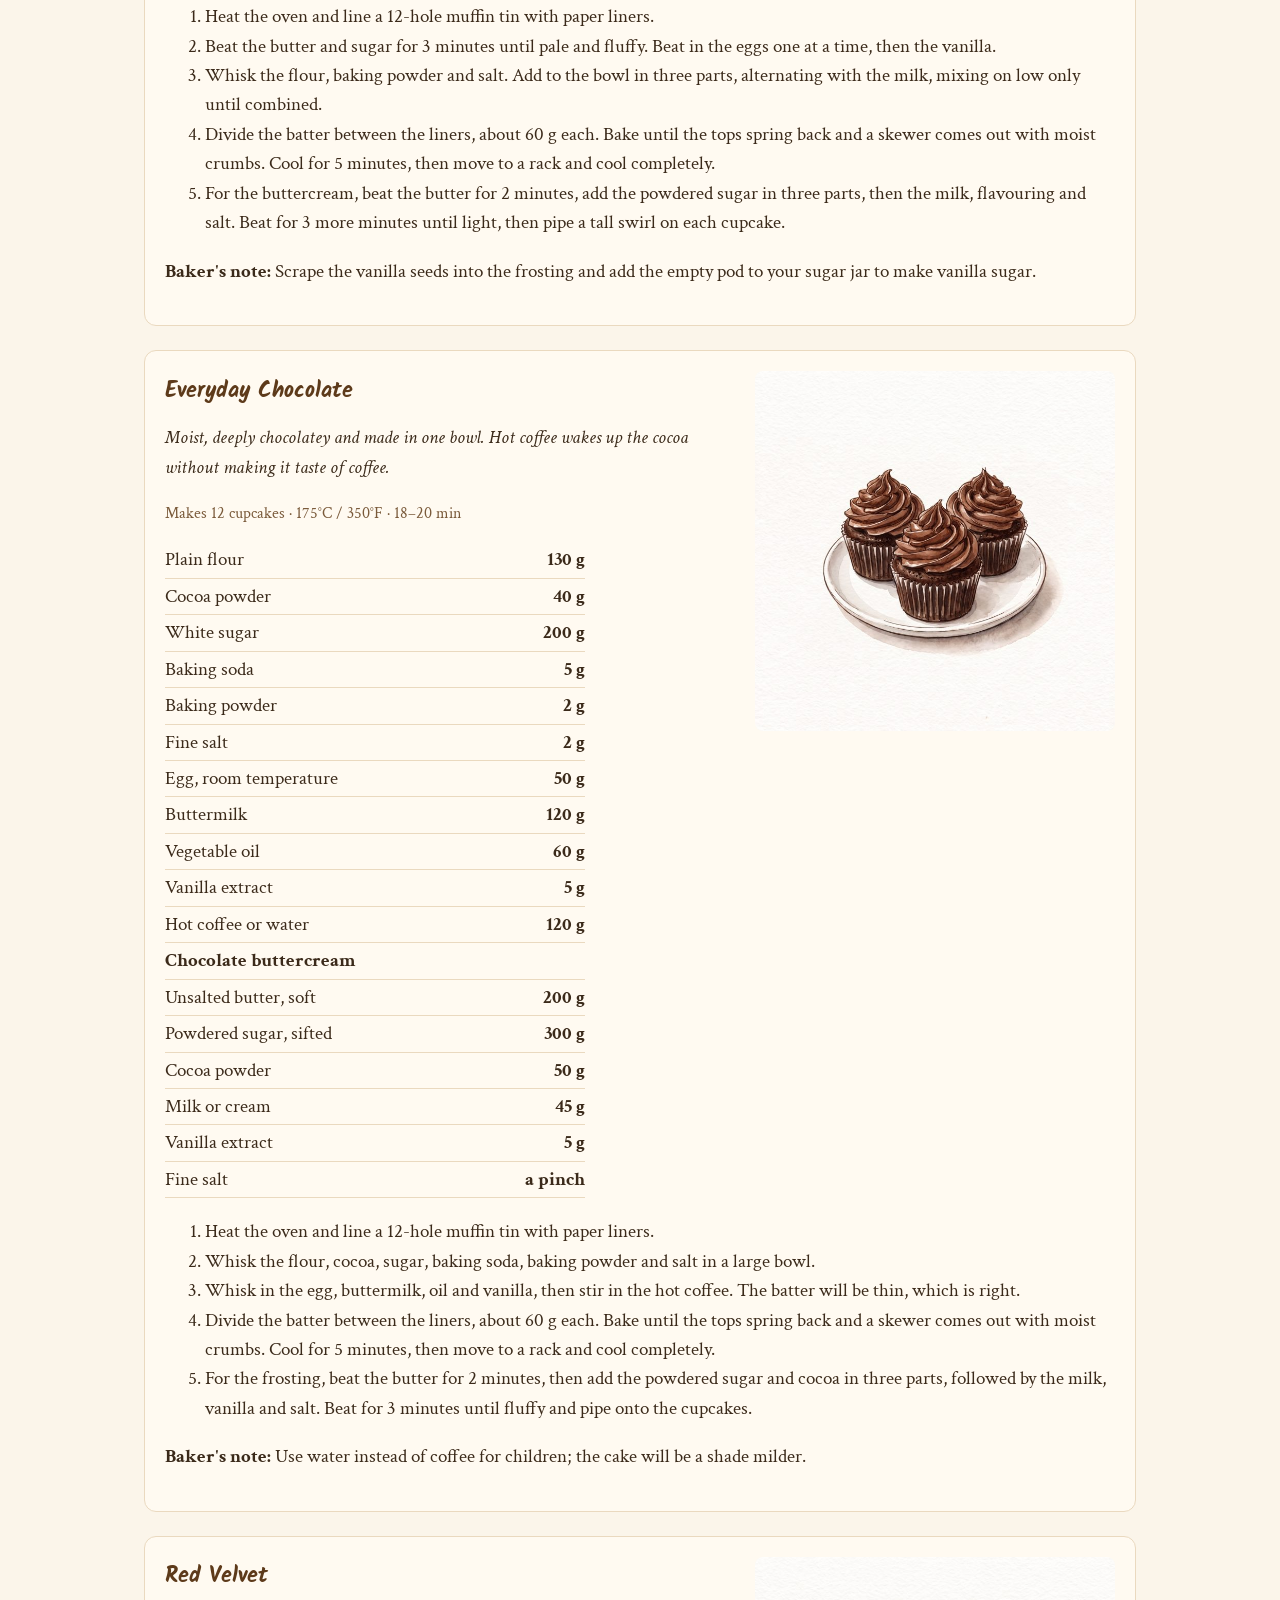
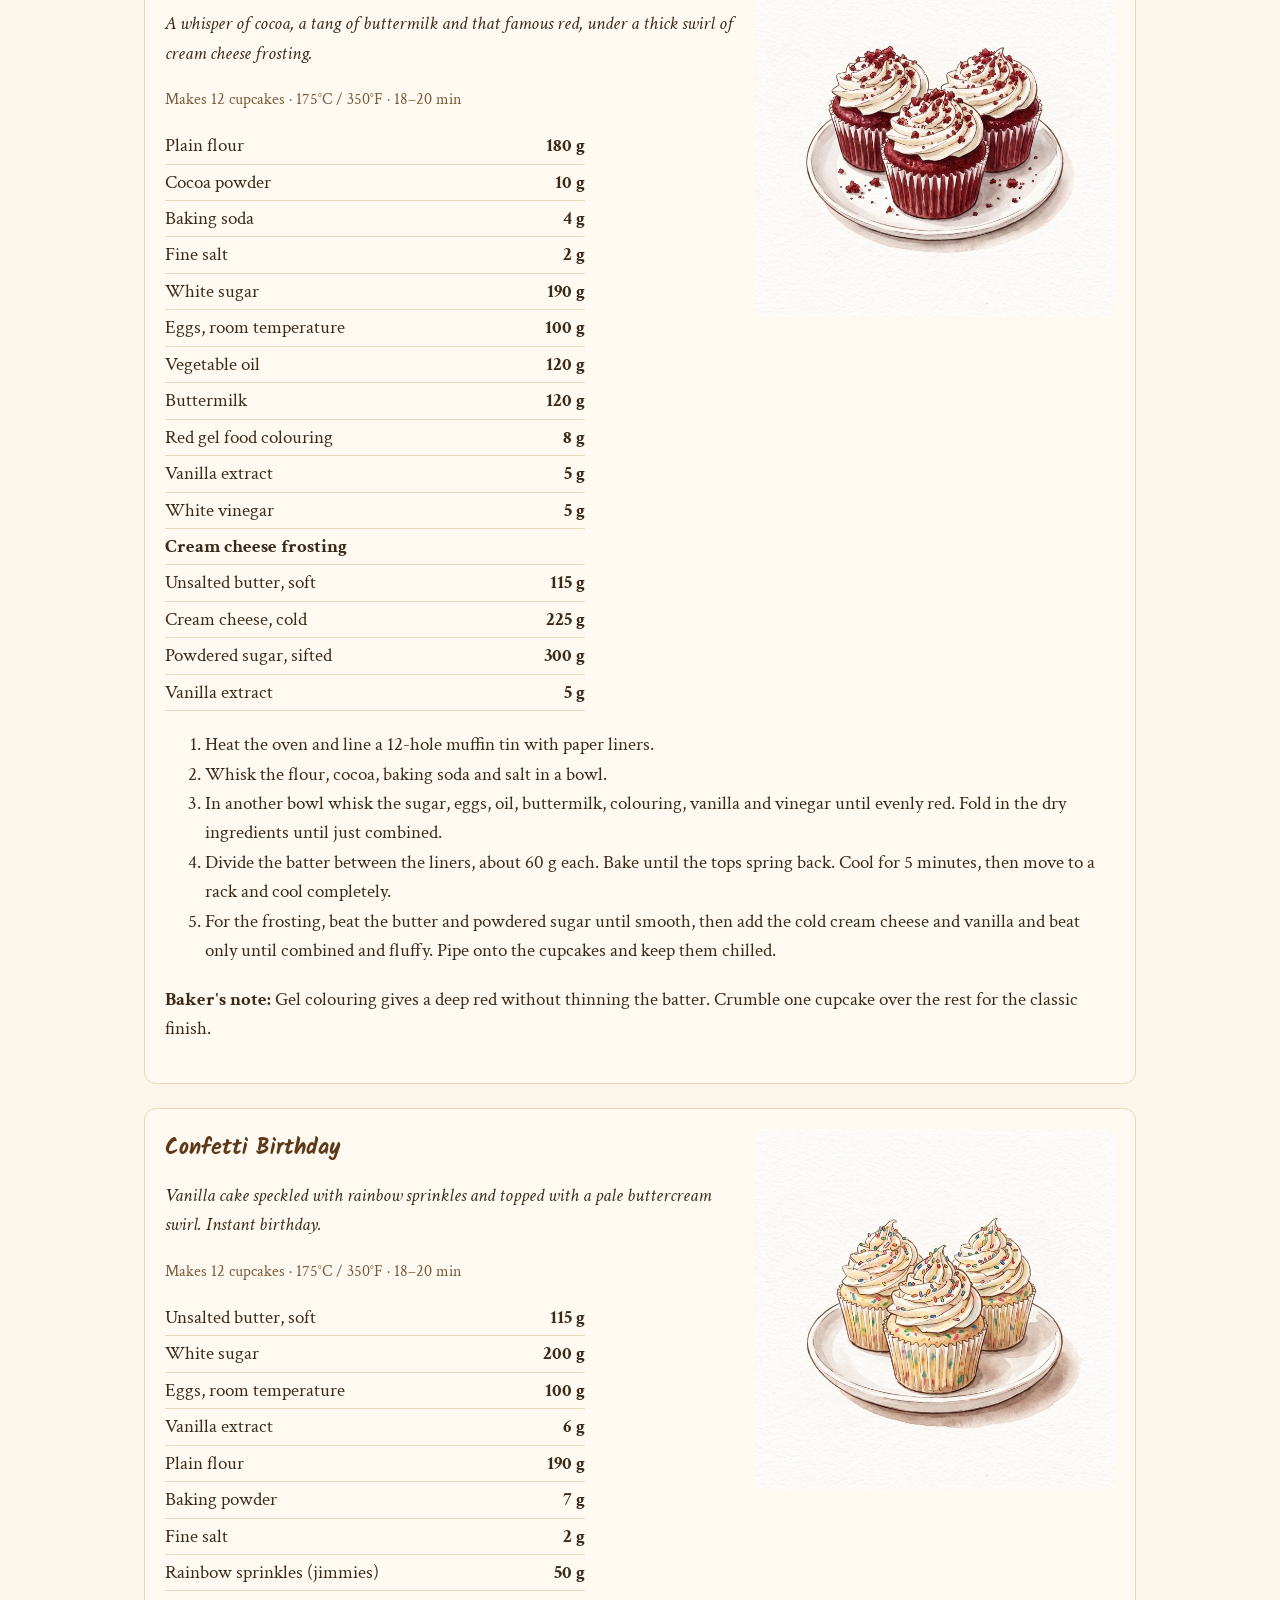
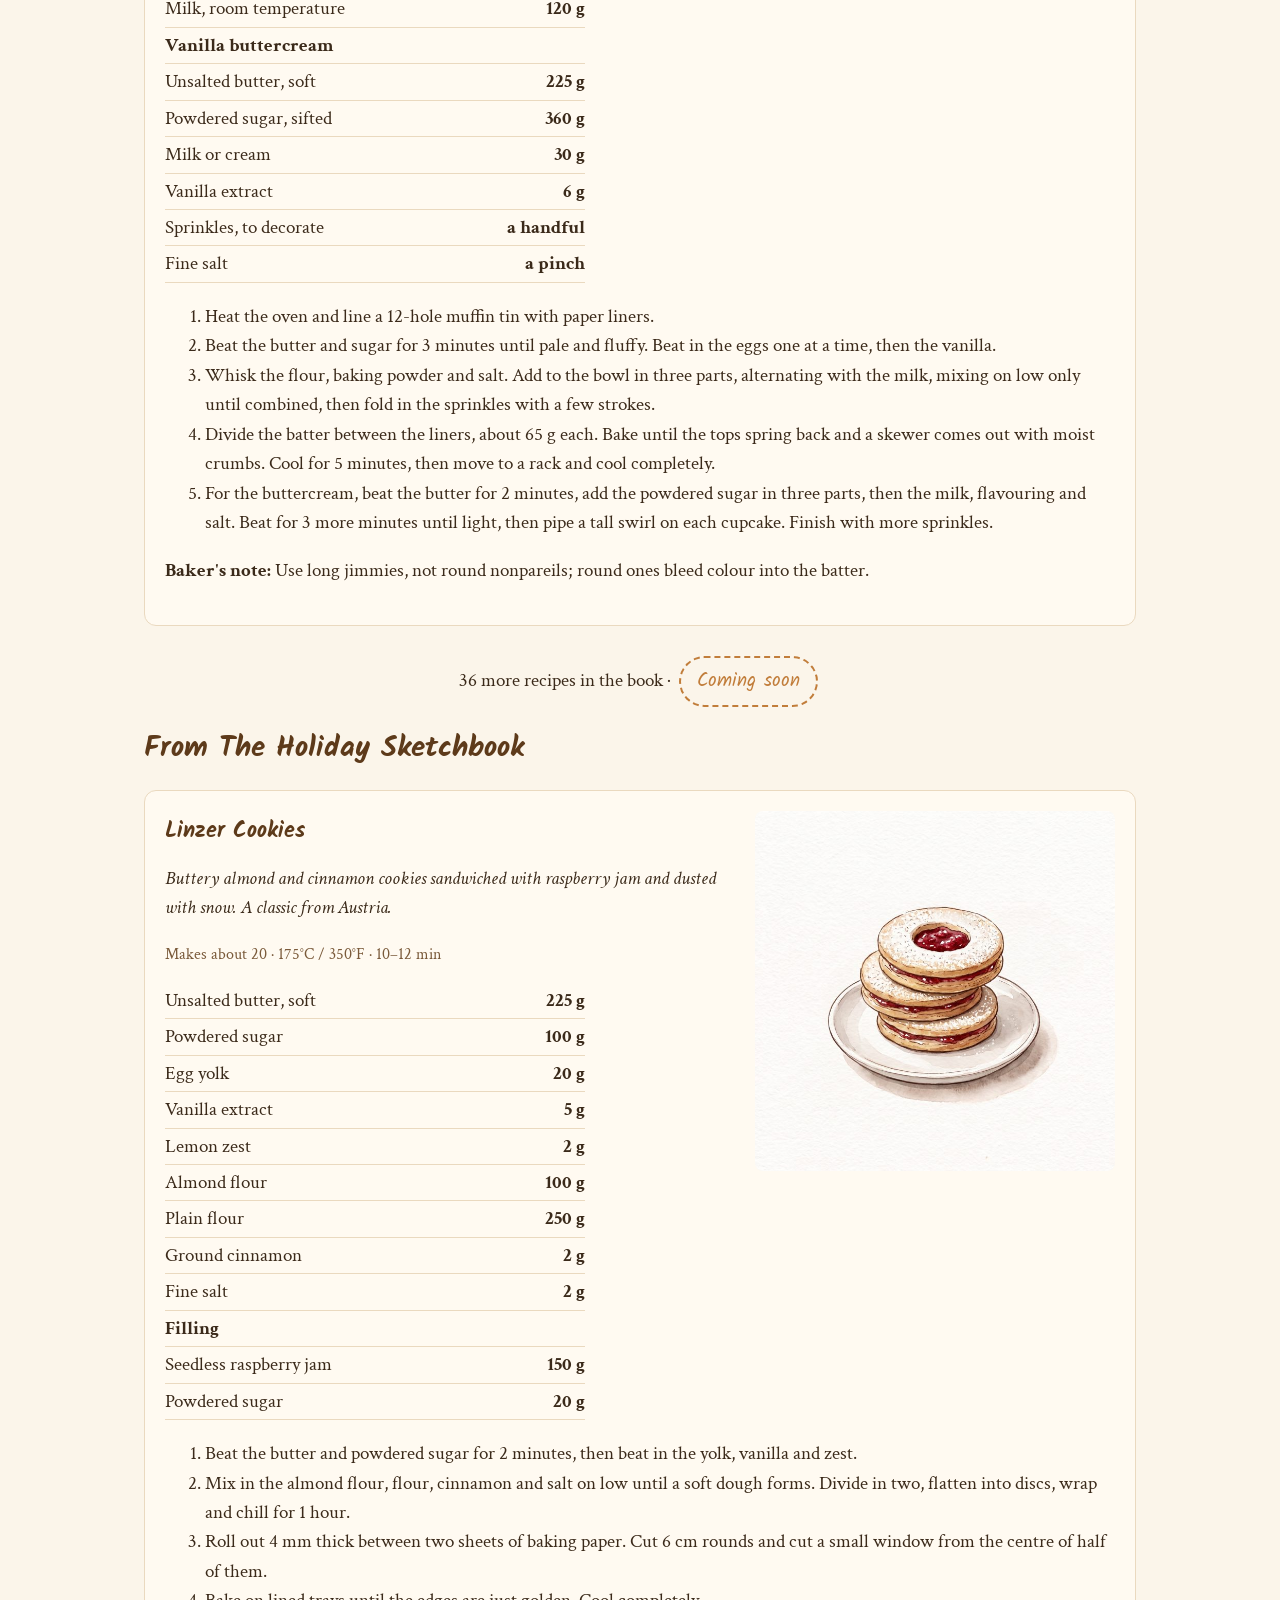
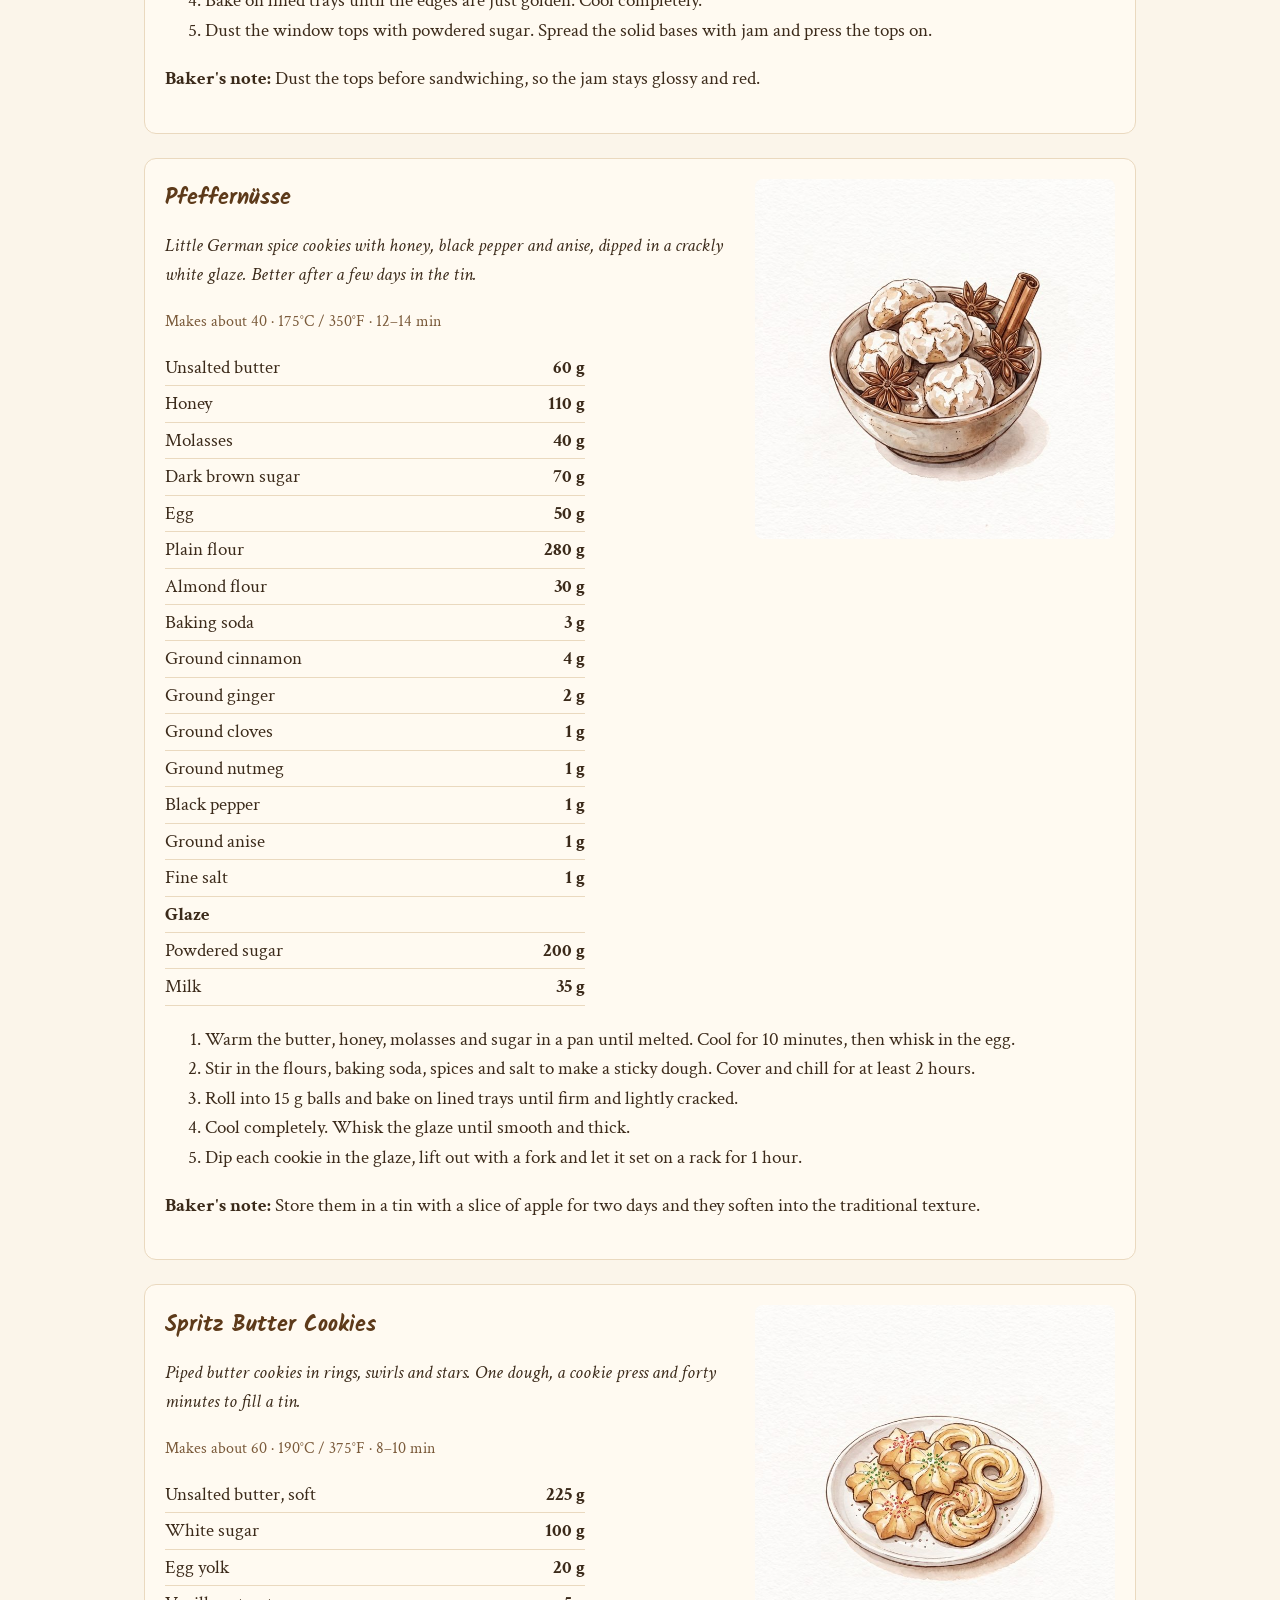
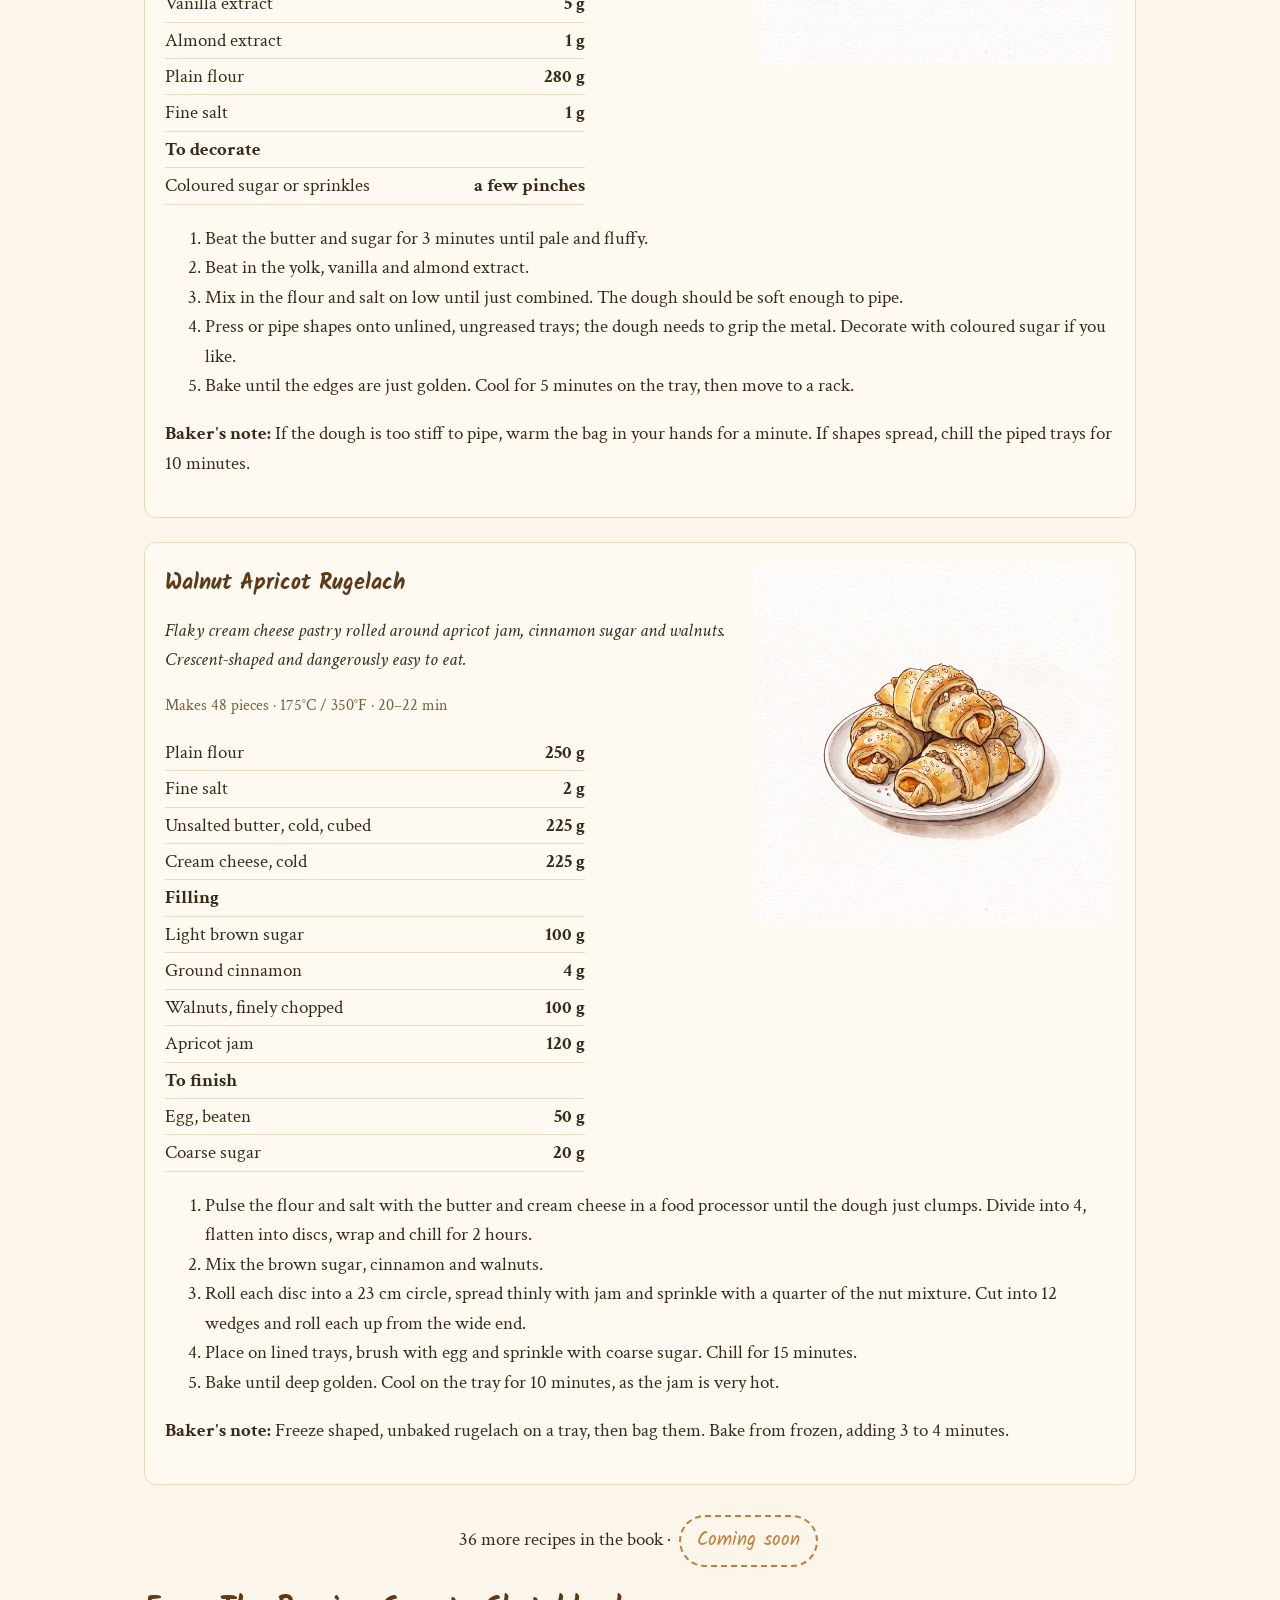
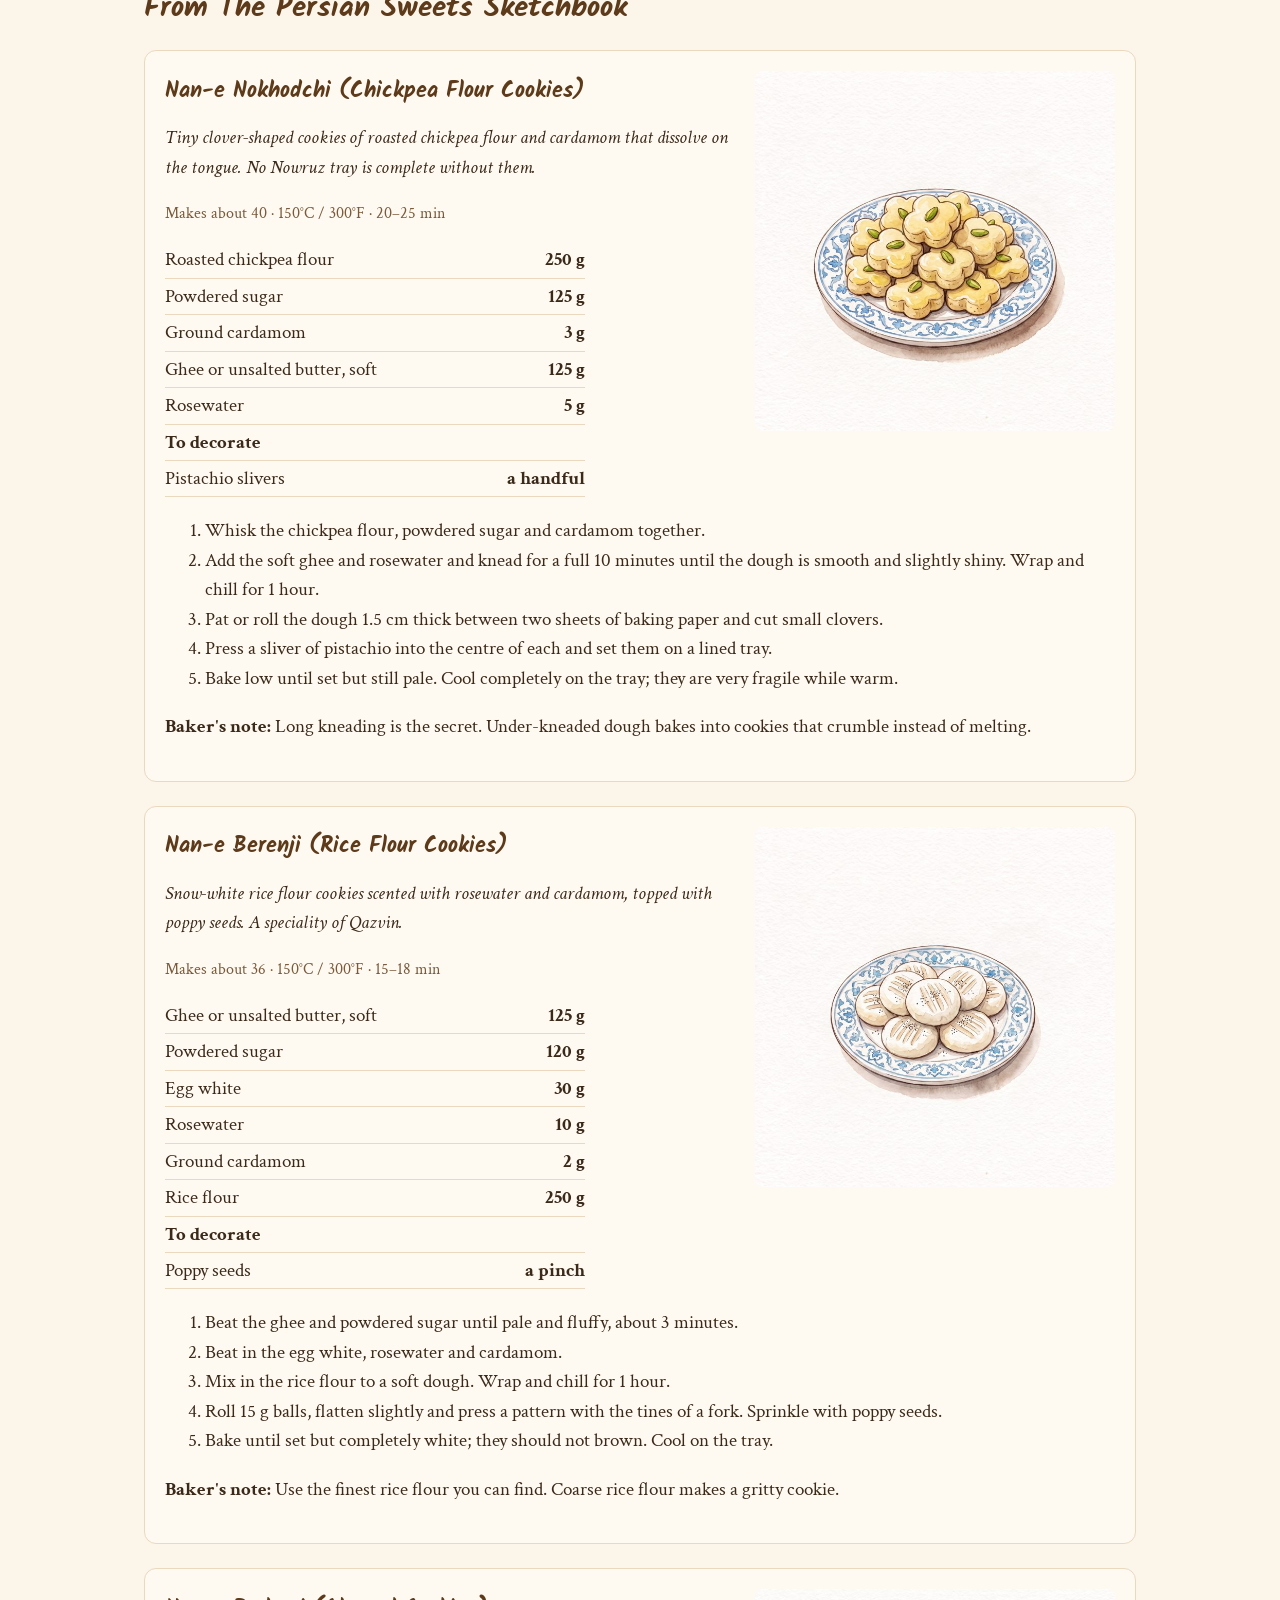
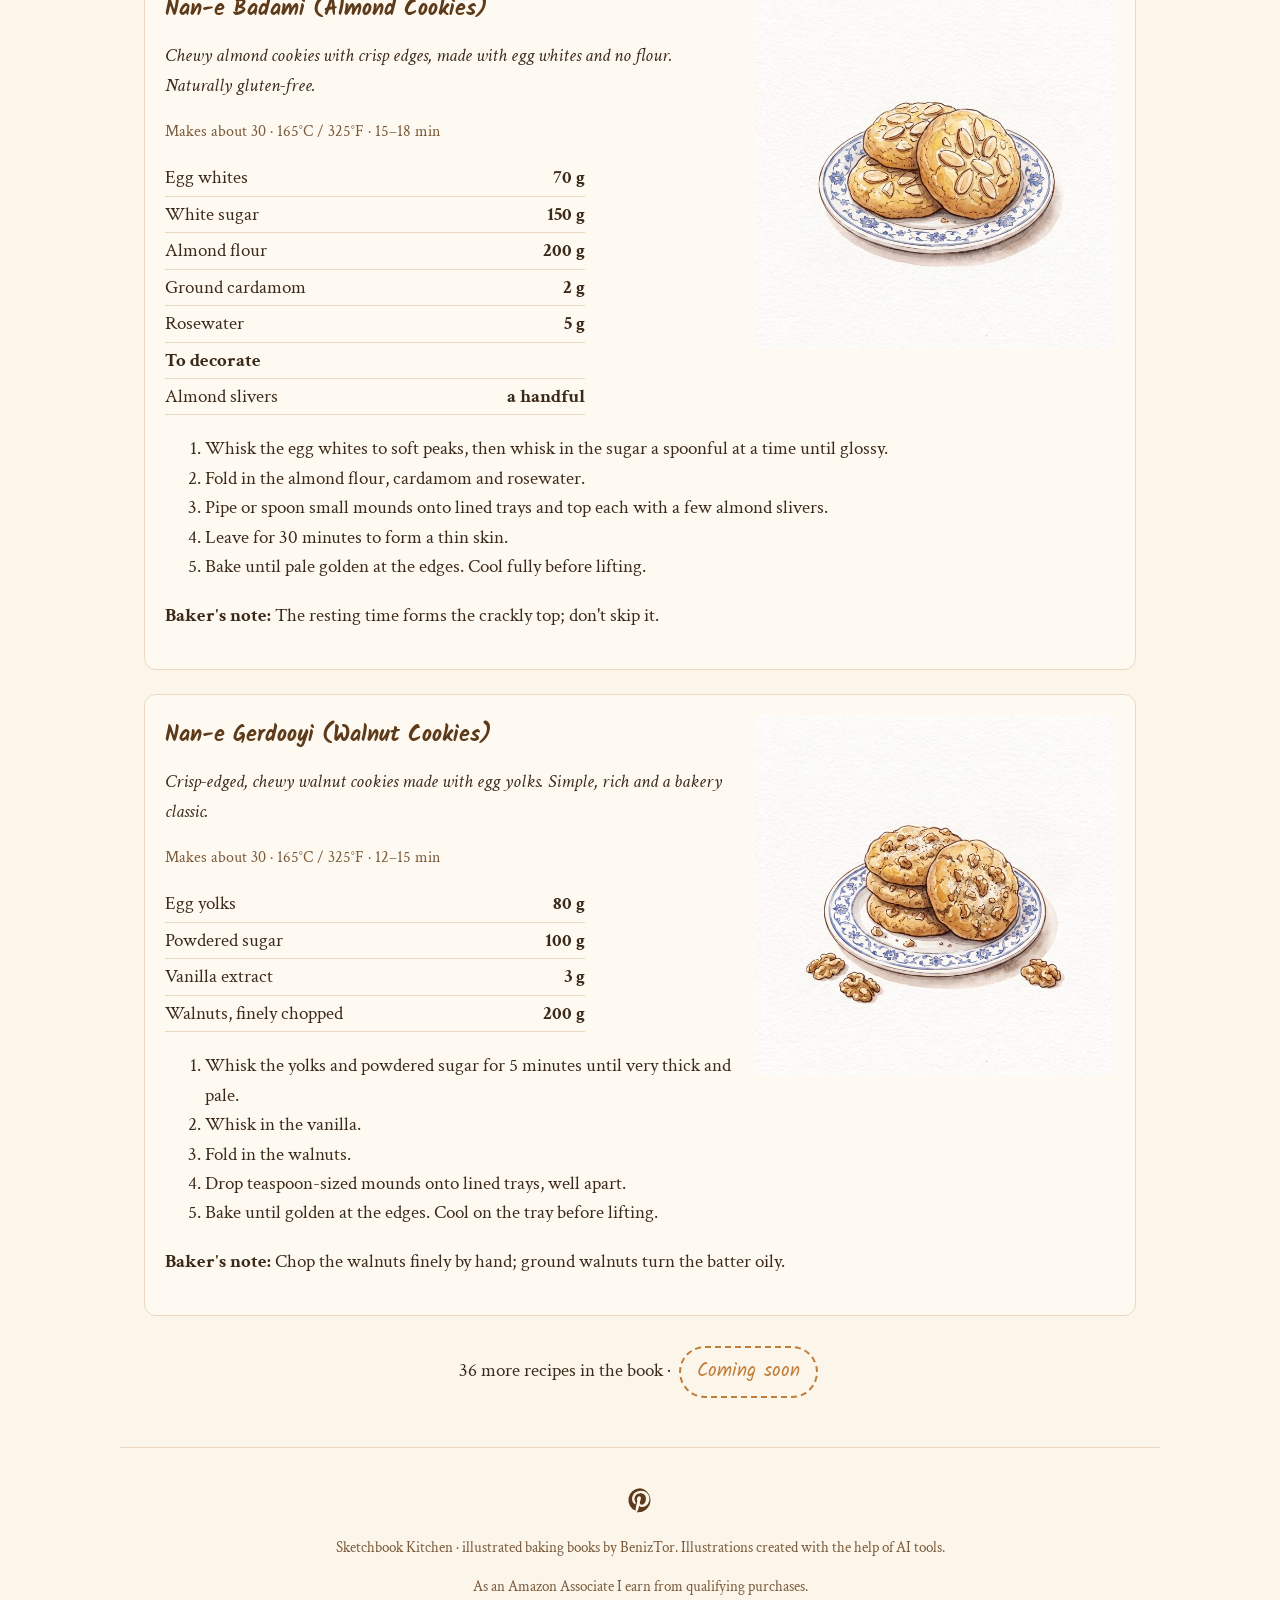
<file: samples.html>
<!doctype html><html lang="en"><head><meta charset="utf-8"><meta name="viewport" content="width=device-width,initial-scale=1">
<title>Free recipes · Sketchbook Kitchen</title><meta name="description" content="Illustrated baking books written in grams: Sketchbook Kitchen by BenizTor.">
<link href="https://fonts.googleapis.com/css2?family=Crimson+Text:ital,wght@0,400;0,700;1,400&family=Kalam:wght@400;700&display=swap" rel="stylesheet">
<link rel="stylesheet" href="style.css"><meta name="p:domain_verify" content="38485bb4b9026ba784b6f9825c03a4b8"/></head><body>
<header><nav><a href="index.html">Books</a><a href="samples.html">Free recipes</a><a href="tools.html">Baking tools</a></nav></header>
<main><h1>Free recipes</h1><p class='lead'>A taste of each book. The full collection of forty recipes is in every book.</p><h2 id="cookie">From The Cookie Sketchbook</h2><div class="recipe"><img src="img/cookie-01.jpg" alt="Brown Butter Chocolate Chunk">
<h3>Brown Butter Chocolate Chunk</h3><p><i>Browning the butter turns it nutty and deep, like toffee. Chopped bar chocolate melts into puddles that bagged chips never will.</i></p><p class="meta">Makes 12 cookies · 175°C / 350°F · 11–13 min</p>
<table><tr><td>Unsalted butter</td><td class='g'>170 g</td></tr><tr><td>Dark brown sugar</td><td class='g'>165 g</td></tr><tr><td>White sugar</td><td class='g'>50 g</td></tr><tr><td>Egg</td><td class='g'>50 g</td></tr><tr><td>Egg yolk</td><td class='g'>20 g</td></tr><tr><td>Vanilla extract</td><td class='g'>5 g</td></tr><tr><td>Plain flour</td><td class='g'>250 g</td></tr><tr><td>Baking soda</td><td class='g'>4 g</td></tr><tr><td>Fine salt</td><td class='g'>4 g</td></tr><tr><td>Dark chocolate, chopped</td><td class='g'>200 g</td></tr><tr><td>Flaky salt</td><td class='g'>to finish</td></tr></table><ol><li>Melt the butter in a light-coloured pan over medium heat. Keep stirring until it foams, the solids turn golden brown and it smells of hazelnuts. Pour into a bowl, scraping in the brown bits, and cool for 15 minutes.</li><li>Whisk both sugars into the butter for 1 minute. Whisk in the egg, yolk and vanilla until glossy.</li><li>Whisk the flour, baking soda and salt together, then fold them in until just combined. Fold in the chocolate.</li><li>Cover and chill the dough for 1 hour. Heat the oven and line two trays with baking paper.</li><li>Scoop 75 g balls, 8 cm apart. Bake until the edges are golden and the centres look slightly underdone. Sprinkle with flaky salt and cool 10 minutes on the tray.</li></ol><p><b>Baker's note:</b> The butter loses about 25 g of water as it browns. That is intended, so don&#x27;t top it up.</p></div><div class="recipe"><img src="img/cookie-02.jpg" alt="Classic Chocolate Chip">
<h3>Classic Chocolate Chip</h3><p><i>The everyday cookie: crisp at the rim, soft in the middle, quick enough to make on a weeknight. Creaming the butter gives it a lighter crumb.</i></p><p class="meta">Makes 12 cookies · 190°C / 375°F · 9–11 min</p>
<table><tr><td>Unsalted butter, soft</td><td class='g'>115 g</td></tr><tr><td>Light brown sugar</td><td class='g'>110 g</td></tr><tr><td>White sugar</td><td class='g'>50 g</td></tr><tr><td>Egg</td><td class='g'>50 g</td></tr><tr><td>Vanilla extract</td><td class='g'>5 g</td></tr><tr><td>Plain flour</td><td class='g'>190 g</td></tr><tr><td>Baking soda</td><td class='g'>3 g</td></tr><tr><td>Fine salt</td><td class='g'>3 g</td></tr><tr><td>Semisweet chocolate chips</td><td class='g'>170 g</td></tr></table><ol><li>Beat the butter and both sugars for 2 minutes until pale and fluffy.</li><li>Beat in the egg and vanilla, scraping down the bowl.</li><li>Whisk the flour, baking soda and salt, add them to the bowl and mix on low until no dry flour remains. Stir in the chips.</li><li>Chill for 30 minutes if you have time; the cookies spread less and taste richer.</li><li>Scoop 55 g balls onto lined trays, 6 cm apart. Bake until golden at the edges and just set in the centre. Cool 5 minutes on the tray.</li></ol><p><b>Baker's note:</b> For bakery-crinkled edges, lift the tray and drop it on the counter once, 2 minutes before the end.</p></div><div class="recipe"><img src="img/cookie-03.jpg" alt="Double Chocolate">
<h3>Double Chocolate</h3><p><i>Cocoa in the dough and two kinds of chocolate in the mix. Dutch-process cocoa gives the darkest colour and the smoothest taste.</i></p><p class="meta">Makes 12 cookies · 175°C / 350°F · 10–11 min</p>
<table><tr><td>Unsalted butter, soft</td><td class='g'>115 g</td></tr><tr><td>Light brown sugar</td><td class='g'>120 g</td></tr><tr><td>White sugar</td><td class='g'>50 g</td></tr><tr><td>Egg</td><td class='g'>50 g</td></tr><tr><td>Vanilla extract</td><td class='g'>4 g</td></tr><tr><td>Plain flour</td><td class='g'>150 g</td></tr><tr><td>Dutch-process cocoa</td><td class='g'>35 g</td></tr><tr><td>Baking soda</td><td class='g'>3 g</td></tr><tr><td>Fine salt</td><td class='g'>3 g</td></tr><tr><td>Milk chocolate chips</td><td class='g'>100 g</td></tr><tr><td>Dark chocolate chips</td><td class='g'>100 g</td></tr></table><ol><li>Beat the butter and sugars for 2 minutes. Beat in the egg and vanilla.</li><li>Sift the flour, cocoa, baking soda and salt into the bowl and mix on low until combined.</li><li>Stir in both chocolates. Cover and chill for 30 minutes.</li><li>Scoop 60 g balls onto lined trays, 6 cm apart.</li><li>Bake until the edges are firm and the tops have just lost their shine. They will look soft; they firm up as they cool.</li></ol><p><b>Baker's note:</b> Dark cookies hide their doneness. Trust the clock and the edges, not the colour.</p></div><div class="recipe"><img src="img/cookie-04.jpg" alt="Oatmeal Raisin">
<h3>Oatmeal Raisin</h3><p><i>Plump raisins, a hint of cinnamon and nutmeg, and a chewy oat base. Soaking the raisins keeps them juicy in the oven.</i></p><p class="meta">Makes 14 cookies · 175°C / 350°F · 11–13 min</p>
<table><tr><td>Raisins</td><td class='g'>120 g</td></tr><tr><td>Unsalted butter, soft</td><td class='g'>115 g</td></tr><tr><td>Light brown sugar</td><td class='g'>150 g</td></tr><tr><td>White sugar</td><td class='g'>25 g</td></tr><tr><td>Egg</td><td class='g'>50 g</td></tr><tr><td>Vanilla extract</td><td class='g'>5 g</td></tr><tr><td>Plain flour</td><td class='g'>125 g</td></tr><tr><td>Ground cinnamon</td><td class='g'>3 g</td></tr><tr><td>Ground nutmeg</td><td class='g'>1 g</td></tr><tr><td>Baking soda</td><td class='g'>3 g</td></tr><tr><td>Fine salt</td><td class='g'>3 g</td></tr><tr><td>Rolled oats</td><td class='g'>150 g</td></tr></table><ol><li>Cover the raisins with hot water for 10 minutes, drain and pat them dry.</li><li>Beat the butter and sugars for 2 minutes. Beat in the egg and vanilla.</li><li>Whisk the flour, spices, baking soda and salt, then mix them in on low. Stir in the oats and raisins.</li><li>Chill for 30 minutes.</li><li>Scoop 55 g balls onto lined trays, flatten them slightly and bake until golden around the edges. Cool on the tray for 5 minutes.</li></ol><p><b>Baker's note:</b> Swap the raisins for dried cranberries or chopped dates without changing anything else.</p></div>
<p style="text-align:center">36 more recipes in the book · <span class="soon">Coming soon</span></p><h2 id="cupcake">From The Cupcake Sketchbook</h2><div class="recipe"><img src="img/cupcake-01.jpg" alt="Vanilla Bean">
<h3>Vanilla Bean</h3><p><i>The cupcake everything else is measured against: a tender, buttery crumb and a cloud of vanilla buttercream. Use a real vanilla pod if you can.</i></p><p class="meta">Makes 12 cupcakes · 175°C / 350°F · 18–20 min</p>
<table><tr><td>Unsalted butter, soft</td><td class='g'>115 g</td></tr><tr><td>White sugar</td><td class='g'>200 g</td></tr><tr><td>Eggs, room temperature</td><td class='g'>100 g</td></tr><tr><td>Vanilla extract</td><td class='g'>6 g</td></tr><tr><td>Plain flour</td><td class='g'>190 g</td></tr><tr><td>Baking powder</td><td class='g'>7 g</td></tr><tr><td>Fine salt</td><td class='g'>2 g</td></tr><tr><td>Milk, room temperature</td><td class='g'>120 g</td></tr><tr><td colspan=2><b>Vanilla buttercream</b></td></tr><tr><td>Unsalted butter, soft</td><td class='g'>225 g</td></tr><tr><td>Powdered sugar, sifted</td><td class='g'>360 g</td></tr><tr><td>Milk or cream</td><td class='g'>30 g</td></tr><tr><td>Vanilla extract</td><td class='g'>6 g</td></tr><tr><td>Vanilla bean seeds</td><td class='g'>1 pod</td></tr><tr><td>Fine salt</td><td class='g'>a pinch</td></tr></table><ol><li>Heat the oven and line a 12-hole muffin tin with paper liners.</li><li>Beat the butter and sugar for 3 minutes until pale and fluffy. Beat in the eggs one at a time, then the vanilla.</li><li>Whisk the flour, baking powder and salt. Add to the bowl in three parts, alternating with the milk, mixing on low only until combined.</li><li>Divide the batter between the liners, about 60 g each. Bake until the tops spring back and a skewer comes out with moist crumbs. Cool for 5 minutes, then move to a rack and cool completely.</li><li>For the buttercream, beat the butter for 2 minutes, add the powdered sugar in three parts, then the milk, flavouring and salt. Beat for 3 more minutes until light, then pipe a tall swirl on each cupcake.</li></ol><p><b>Baker's note:</b> Scrape the vanilla seeds into the frosting and add the empty pod to your sugar jar to make vanilla sugar.</p></div><div class="recipe"><img src="img/cupcake-02.jpg" alt="Everyday Chocolate">
<h3>Everyday Chocolate</h3><p><i>Moist, deeply chocolatey and made in one bowl. Hot coffee wakes up the cocoa without making it taste of coffee.</i></p><p class="meta">Makes 12 cupcakes · 175°C / 350°F · 18–20 min</p>
<table><tr><td>Plain flour</td><td class='g'>130 g</td></tr><tr><td>Cocoa powder</td><td class='g'>40 g</td></tr><tr><td>White sugar</td><td class='g'>200 g</td></tr><tr><td>Baking soda</td><td class='g'>5 g</td></tr><tr><td>Baking powder</td><td class='g'>2 g</td></tr><tr><td>Fine salt</td><td class='g'>2 g</td></tr><tr><td>Egg, room temperature</td><td class='g'>50 g</td></tr><tr><td>Buttermilk</td><td class='g'>120 g</td></tr><tr><td>Vegetable oil</td><td class='g'>60 g</td></tr><tr><td>Vanilla extract</td><td class='g'>5 g</td></tr><tr><td>Hot coffee or water</td><td class='g'>120 g</td></tr><tr><td colspan=2><b>Chocolate buttercream</b></td></tr><tr><td>Unsalted butter, soft</td><td class='g'>200 g</td></tr><tr><td>Powdered sugar, sifted</td><td class='g'>300 g</td></tr><tr><td>Cocoa powder</td><td class='g'>50 g</td></tr><tr><td>Milk or cream</td><td class='g'>45 g</td></tr><tr><td>Vanilla extract</td><td class='g'>5 g</td></tr><tr><td>Fine salt</td><td class='g'>a pinch</td></tr></table><ol><li>Heat the oven and line a 12-hole muffin tin with paper liners.</li><li>Whisk the flour, cocoa, sugar, baking soda, baking powder and salt in a large bowl.</li><li>Whisk in the egg, buttermilk, oil and vanilla, then stir in the hot coffee. The batter will be thin, which is right.</li><li>Divide the batter between the liners, about 60 g each. Bake until the tops spring back and a skewer comes out with moist crumbs. Cool for 5 minutes, then move to a rack and cool completely.</li><li>For the frosting, beat the butter for 2 minutes, then add the powdered sugar and cocoa in three parts, followed by the milk, vanilla and salt. Beat for 3 minutes until fluffy and pipe onto the cupcakes.</li></ol><p><b>Baker's note:</b> Use water instead of coffee for children; the cake will be a shade milder.</p></div><div class="recipe"><img src="img/cupcake-03.jpg" alt="Red Velvet">
<h3>Red Velvet</h3><p><i>A whisper of cocoa, a tang of buttermilk and that famous red, under a thick swirl of cream cheese frosting.</i></p><p class="meta">Makes 12 cupcakes · 175°C / 350°F · 18–20 min</p>
<table><tr><td>Plain flour</td><td class='g'>180 g</td></tr><tr><td>Cocoa powder</td><td class='g'>10 g</td></tr><tr><td>Baking soda</td><td class='g'>4 g</td></tr><tr><td>Fine salt</td><td class='g'>2 g</td></tr><tr><td>White sugar</td><td class='g'>190 g</td></tr><tr><td>Eggs, room temperature</td><td class='g'>100 g</td></tr><tr><td>Vegetable oil</td><td class='g'>120 g</td></tr><tr><td>Buttermilk</td><td class='g'>120 g</td></tr><tr><td>Red gel food colouring</td><td class='g'>8 g</td></tr><tr><td>Vanilla extract</td><td class='g'>5 g</td></tr><tr><td>White vinegar</td><td class='g'>5 g</td></tr><tr><td colspan=2><b>Cream cheese frosting</b></td></tr><tr><td>Unsalted butter, soft</td><td class='g'>115 g</td></tr><tr><td>Cream cheese, cold</td><td class='g'>225 g</td></tr><tr><td>Powdered sugar, sifted</td><td class='g'>300 g</td></tr><tr><td>Vanilla extract</td><td class='g'>5 g</td></tr></table><ol><li>Heat the oven and line a 12-hole muffin tin with paper liners.</li><li>Whisk the flour, cocoa, baking soda and salt in a bowl.</li><li>In another bowl whisk the sugar, eggs, oil, buttermilk, colouring, vanilla and vinegar until evenly red. Fold in the dry ingredients until just combined.</li><li>Divide the batter between the liners, about 60 g each. Bake until the tops spring back. Cool for 5 minutes, then move to a rack and cool completely.</li><li>For the frosting, beat the butter and powdered sugar until smooth, then add the cold cream cheese and vanilla and beat only until combined and fluffy. Pipe onto the cupcakes and keep them chilled.</li></ol><p><b>Baker's note:</b> Gel colouring gives a deep red without thinning the batter. Crumble one cupcake over the rest for the classic finish.</p></div><div class="recipe"><img src="img/cupcake-04.jpg" alt="Confetti Birthday">
<h3>Confetti Birthday</h3><p><i>Vanilla cake speckled with rainbow sprinkles and topped with a pale buttercream swirl. Instant birthday.</i></p><p class="meta">Makes 12 cupcakes · 175°C / 350°F · 18–20 min</p>
<table><tr><td>Unsalted butter, soft</td><td class='g'>115 g</td></tr><tr><td>White sugar</td><td class='g'>200 g</td></tr><tr><td>Eggs, room temperature</td><td class='g'>100 g</td></tr><tr><td>Vanilla extract</td><td class='g'>6 g</td></tr><tr><td>Plain flour</td><td class='g'>190 g</td></tr><tr><td>Baking powder</td><td class='g'>7 g</td></tr><tr><td>Fine salt</td><td class='g'>2 g</td></tr><tr><td>Rainbow sprinkles (jimmies)</td><td class='g'>50 g</td></tr><tr><td>Milk, room temperature</td><td class='g'>120 g</td></tr><tr><td colspan=2><b>Vanilla buttercream</b></td></tr><tr><td>Unsalted butter, soft</td><td class='g'>225 g</td></tr><tr><td>Powdered sugar, sifted</td><td class='g'>360 g</td></tr><tr><td>Milk or cream</td><td class='g'>30 g</td></tr><tr><td>Vanilla extract</td><td class='g'>6 g</td></tr><tr><td>Sprinkles, to decorate</td><td class='g'>a handful</td></tr><tr><td>Fine salt</td><td class='g'>a pinch</td></tr></table><ol><li>Heat the oven and line a 12-hole muffin tin with paper liners.</li><li>Beat the butter and sugar for 3 minutes until pale and fluffy. Beat in the eggs one at a time, then the vanilla.</li><li>Whisk the flour, baking powder and salt. Add to the bowl in three parts, alternating with the milk, mixing on low only until combined, then fold in the sprinkles with a few strokes.</li><li>Divide the batter between the liners, about 65 g each. Bake until the tops spring back and a skewer comes out with moist crumbs. Cool for 5 minutes, then move to a rack and cool completely.</li><li>For the buttercream, beat the butter for 2 minutes, add the powdered sugar in three parts, then the milk, flavouring and salt. Beat for 3 more minutes until light, then pipe a tall swirl on each cupcake. Finish with more sprinkles.</li></ol><p><b>Baker's note:</b> Use long jimmies, not round nonpareils; round ones bleed colour into the batter.</p></div>
<p style="text-align:center">36 more recipes in the book · <span class="soon">Coming soon</span></p><h2 id="holiday">From The Holiday Sketchbook</h2><div class="recipe"><img src="img/holiday-01.jpg" alt="Linzer Cookies">
<h3>Linzer Cookies</h3><p><i>Buttery almond and cinnamon cookies sandwiched with raspberry jam and dusted with snow. A classic from Austria.</i></p><p class="meta">Makes about 20 · 175°C / 350°F · 10–12 min</p>
<table><tr><td>Unsalted butter, soft</td><td class='g'>225 g</td></tr><tr><td>Powdered sugar</td><td class='g'>100 g</td></tr><tr><td>Egg yolk</td><td class='g'>20 g</td></tr><tr><td>Vanilla extract</td><td class='g'>5 g</td></tr><tr><td>Lemon zest</td><td class='g'>2 g</td></tr><tr><td>Almond flour</td><td class='g'>100 g</td></tr><tr><td>Plain flour</td><td class='g'>250 g</td></tr><tr><td>Ground cinnamon</td><td class='g'>2 g</td></tr><tr><td>Fine salt</td><td class='g'>2 g</td></tr><tr><td colspan=2><b>Filling</b></td></tr><tr><td>Seedless raspberry jam</td><td class='g'>150 g</td></tr><tr><td>Powdered sugar</td><td class='g'>20 g</td></tr></table><ol><li>Beat the butter and powdered sugar for 2 minutes, then beat in the yolk, vanilla and zest.</li><li>Mix in the almond flour, flour, cinnamon and salt on low until a soft dough forms. Divide in two, flatten into discs, wrap and chill for 1 hour.</li><li>Roll out 4 mm thick between two sheets of baking paper. Cut 6 cm rounds and cut a small window from the centre of half of them.</li><li>Bake on lined trays until the edges are just golden. Cool completely.</li><li>Dust the window tops with powdered sugar. Spread the solid bases with jam and press the tops on.</li></ol><p><b>Baker's note:</b> Dust the tops before sandwiching, so the jam stays glossy and red.</p></div><div class="recipe"><img src="img/holiday-02.jpg" alt="Pfeffernüsse">
<h3>Pfeffernüsse</h3><p><i>Little German spice cookies with honey, black pepper and anise, dipped in a crackly white glaze. Better after a few days in the tin.</i></p><p class="meta">Makes about 40 · 175°C / 350°F · 12–14 min</p>
<table><tr><td>Unsalted butter</td><td class='g'>60 g</td></tr><tr><td>Honey</td><td class='g'>110 g</td></tr><tr><td>Molasses</td><td class='g'>40 g</td></tr><tr><td>Dark brown sugar</td><td class='g'>70 g</td></tr><tr><td>Egg</td><td class='g'>50 g</td></tr><tr><td>Plain flour</td><td class='g'>280 g</td></tr><tr><td>Almond flour</td><td class='g'>30 g</td></tr><tr><td>Baking soda</td><td class='g'>3 g</td></tr><tr><td>Ground cinnamon</td><td class='g'>4 g</td></tr><tr><td>Ground ginger</td><td class='g'>2 g</td></tr><tr><td>Ground cloves</td><td class='g'>1 g</td></tr><tr><td>Ground nutmeg</td><td class='g'>1 g</td></tr><tr><td>Black pepper</td><td class='g'>1 g</td></tr><tr><td>Ground anise</td><td class='g'>1 g</td></tr><tr><td>Fine salt</td><td class='g'>1 g</td></tr><tr><td colspan=2><b>Glaze</b></td></tr><tr><td>Powdered sugar</td><td class='g'>200 g</td></tr><tr><td>Milk</td><td class='g'>35 g</td></tr></table><ol><li>Warm the butter, honey, molasses and sugar in a pan until melted. Cool for 10 minutes, then whisk in the egg.</li><li>Stir in the flours, baking soda, spices and salt to make a sticky dough. Cover and chill for at least 2 hours.</li><li>Roll into 15 g balls and bake on lined trays until firm and lightly cracked.</li><li>Cool completely. Whisk the glaze until smooth and thick.</li><li>Dip each cookie in the glaze, lift out with a fork and let it set on a rack for 1 hour.</li></ol><p><b>Baker's note:</b> Store them in a tin with a slice of apple for two days and they soften into the traditional texture.</p></div><div class="recipe"><img src="img/holiday-03.jpg" alt="Spritz Butter Cookies">
<h3>Spritz Butter Cookies</h3><p><i>Piped butter cookies in rings, swirls and stars. One dough, a cookie press and forty minutes to fill a tin.</i></p><p class="meta">Makes about 60 · 190°C / 375°F · 8–10 min</p>
<table><tr><td>Unsalted butter, soft</td><td class='g'>225 g</td></tr><tr><td>White sugar</td><td class='g'>100 g</td></tr><tr><td>Egg yolk</td><td class='g'>20 g</td></tr><tr><td>Vanilla extract</td><td class='g'>5 g</td></tr><tr><td>Almond extract</td><td class='g'>1 g</td></tr><tr><td>Plain flour</td><td class='g'>280 g</td></tr><tr><td>Fine salt</td><td class='g'>1 g</td></tr><tr><td colspan=2><b>To decorate</b></td></tr><tr><td>Coloured sugar or sprinkles</td><td class='g'>a few pinches</td></tr></table><ol><li>Beat the butter and sugar for 3 minutes until pale and fluffy.</li><li>Beat in the yolk, vanilla and almond extract.</li><li>Mix in the flour and salt on low until just combined. The dough should be soft enough to pipe.</li><li>Press or pipe shapes onto unlined, ungreased trays; the dough needs to grip the metal. Decorate with coloured sugar if you like.</li><li>Bake until the edges are just golden. Cool for 5 minutes on the tray, then move to a rack.</li></ol><p><b>Baker's note:</b> If the dough is too stiff to pipe, warm the bag in your hands for a minute. If shapes spread, chill the piped trays for 10 minutes.</p></div><div class="recipe"><img src="img/holiday-04.jpg" alt="Walnut Apricot Rugelach">
<h3>Walnut Apricot Rugelach</h3><p><i>Flaky cream cheese pastry rolled around apricot jam, cinnamon sugar and walnuts. Crescent-shaped and dangerously easy to eat.</i></p><p class="meta">Makes 48 pieces · 175°C / 350°F · 20–22 min</p>
<table><tr><td>Plain flour</td><td class='g'>250 g</td></tr><tr><td>Fine salt</td><td class='g'>2 g</td></tr><tr><td>Unsalted butter, cold, cubed</td><td class='g'>225 g</td></tr><tr><td>Cream cheese, cold</td><td class='g'>225 g</td></tr><tr><td colspan=2><b>Filling</b></td></tr><tr><td>Light brown sugar</td><td class='g'>100 g</td></tr><tr><td>Ground cinnamon</td><td class='g'>4 g</td></tr><tr><td>Walnuts, finely chopped</td><td class='g'>100 g</td></tr><tr><td>Apricot jam</td><td class='g'>120 g</td></tr><tr><td colspan=2><b>To finish</b></td></tr><tr><td>Egg, beaten</td><td class='g'>50 g</td></tr><tr><td>Coarse sugar</td><td class='g'>20 g</td></tr></table><ol><li>Pulse the flour and salt with the butter and cream cheese in a food processor until the dough just clumps. Divide into 4, flatten into discs, wrap and chill for 2 hours.</li><li>Mix the brown sugar, cinnamon and walnuts.</li><li>Roll each disc into a 23 cm circle, spread thinly with jam and sprinkle with a quarter of the nut mixture. Cut into 12 wedges and roll each up from the wide end.</li><li>Place on lined trays, brush with egg and sprinkle with coarse sugar. Chill for 15 minutes.</li><li>Bake until deep golden. Cool on the tray for 10 minutes, as the jam is very hot.</li></ol><p><b>Baker's note:</b> Freeze shaped, unbaked rugelach on a tray, then bag them. Bake from frozen, adding 3 to 4 minutes.</p></div>
<p style="text-align:center">36 more recipes in the book · <span class="soon">Coming soon</span></p><h2 id="persian">From The Persian Sweets Sketchbook</h2><div class="recipe"><img src="img/persian-01.jpg" alt="Nan-e Nokhodchi (Chickpea Flour Cookies)">
<h3>Nan-e Nokhodchi (Chickpea Flour Cookies)</h3><p><i>Tiny clover-shaped cookies of roasted chickpea flour and cardamom that dissolve on the tongue. No Nowruz tray is complete without them.</i></p><p class="meta">Makes about 40 · 150°C / 300°F · 20–25 min</p>
<table><tr><td>Roasted chickpea flour</td><td class='g'>250 g</td></tr><tr><td>Powdered sugar</td><td class='g'>125 g</td></tr><tr><td>Ground cardamom</td><td class='g'>3 g</td></tr><tr><td>Ghee or unsalted butter, soft</td><td class='g'>125 g</td></tr><tr><td>Rosewater</td><td class='g'>5 g</td></tr><tr><td colspan=2><b>To decorate</b></td></tr><tr><td>Pistachio slivers</td><td class='g'>a handful</td></tr></table><ol><li>Whisk the chickpea flour, powdered sugar and cardamom together.</li><li>Add the soft ghee and rosewater and knead for a full 10 minutes until the dough is smooth and slightly shiny. Wrap and chill for 1 hour.</li><li>Pat or roll the dough 1.5 cm thick between two sheets of baking paper and cut small clovers.</li><li>Press a sliver of pistachio into the centre of each and set them on a lined tray.</li><li>Bake low until set but still pale. Cool completely on the tray; they are very fragile while warm.</li></ol><p><b>Baker's note:</b> Long kneading is the secret. Under-kneaded dough bakes into cookies that crumble instead of melting.</p></div><div class="recipe"><img src="img/persian-02.jpg" alt="Nan-e Berenji (Rice Flour Cookies)">
<h3>Nan-e Berenji (Rice Flour Cookies)</h3><p><i>Snow-white rice flour cookies scented with rosewater and cardamom, topped with poppy seeds. A speciality of Qazvin.</i></p><p class="meta">Makes about 36 · 150°C / 300°F · 15–18 min</p>
<table><tr><td>Ghee or unsalted butter, soft</td><td class='g'>125 g</td></tr><tr><td>Powdered sugar</td><td class='g'>120 g</td></tr><tr><td>Egg white</td><td class='g'>30 g</td></tr><tr><td>Rosewater</td><td class='g'>10 g</td></tr><tr><td>Ground cardamom</td><td class='g'>2 g</td></tr><tr><td>Rice flour</td><td class='g'>250 g</td></tr><tr><td colspan=2><b>To decorate</b></td></tr><tr><td>Poppy seeds</td><td class='g'>a pinch</td></tr></table><ol><li>Beat the ghee and powdered sugar until pale and fluffy, about 3 minutes.</li><li>Beat in the egg white, rosewater and cardamom.</li><li>Mix in the rice flour to a soft dough. Wrap and chill for 1 hour.</li><li>Roll 15 g balls, flatten slightly and press a pattern with the tines of a fork. Sprinkle with poppy seeds.</li><li>Bake until set but completely white; they should not brown. Cool on the tray.</li></ol><p><b>Baker's note:</b> Use the finest rice flour you can find. Coarse rice flour makes a gritty cookie.</p></div><div class="recipe"><img src="img/persian-03.jpg" alt="Nan-e Badami (Almond Cookies)">
<h3>Nan-e Badami (Almond Cookies)</h3><p><i>Chewy almond cookies with crisp edges, made with egg whites and no flour. Naturally gluten-free.</i></p><p class="meta">Makes about 30 · 165°C / 325°F · 15–18 min</p>
<table><tr><td>Egg whites</td><td class='g'>70 g</td></tr><tr><td>White sugar</td><td class='g'>150 g</td></tr><tr><td>Almond flour</td><td class='g'>200 g</td></tr><tr><td>Ground cardamom</td><td class='g'>2 g</td></tr><tr><td>Rosewater</td><td class='g'>5 g</td></tr><tr><td colspan=2><b>To decorate</b></td></tr><tr><td>Almond slivers</td><td class='g'>a handful</td></tr></table><ol><li>Whisk the egg whites to soft peaks, then whisk in the sugar a spoonful at a time until glossy.</li><li>Fold in the almond flour, cardamom and rosewater.</li><li>Pipe or spoon small mounds onto lined trays and top each with a few almond slivers.</li><li>Leave for 30 minutes to form a thin skin.</li><li>Bake until pale golden at the edges. Cool fully before lifting.</li></ol><p><b>Baker's note:</b> The resting time forms the crackly top; don&#x27;t skip it.</p></div><div class="recipe"><img src="img/persian-04.jpg" alt="Nan-e Gerdooyi (Walnut Cookies)">
<h3>Nan-e Gerdooyi (Walnut Cookies)</h3><p><i>Crisp-edged, chewy walnut cookies made with egg yolks. Simple, rich and a bakery classic.</i></p><p class="meta">Makes about 30 · 165°C / 325°F · 12–15 min</p>
<table><tr><td>Egg yolks</td><td class='g'>80 g</td></tr><tr><td>Powdered sugar</td><td class='g'>100 g</td></tr><tr><td>Vanilla extract</td><td class='g'>3 g</td></tr><tr><td>Walnuts, finely chopped</td><td class='g'>200 g</td></tr></table><ol><li>Whisk the yolks and powdered sugar for 5 minutes until very thick and pale.</li><li>Whisk in the vanilla.</li><li>Fold in the walnuts.</li><li>Drop teaspoon-sized mounds onto lined trays, well apart.</li><li>Bake until golden at the edges. Cool on the tray before lifting.</li></ol><p><b>Baker's note:</b> Chop the walnuts finely by hand; ground walnuts turn the batter oily.</p></div>
<p style="text-align:center">36 more recipes in the book · <span class="soon">Coming soon</span></p></main>
<footer><div class="social"><a href="https://www.pinterest.com/beniztor" aria-label="Pinterest" rel="me"><svg viewBox="0 0 24 24" fill="currentColor"><path d="M12 2a10 10 0 0 0-3.6 19.3c-.1-.8-.2-2 0-2.9l1.3-5.4s-.3-.7-.3-1.6c0-1.5.9-2.7 2-2.7.9 0 1.4.7 1.4 1.6 0 1-.6 2.4-.9 3.7-.3 1.1.6 2 1.7 2 2 0 3.5-2.1 3.5-5.2 0-2.7-2-4.6-4.7-4.6-3.2 0-5.1 2.4-5.1 4.9 0 1 .4 2 .9 2.6.1.1.1.2.1.3l-.3 1.4c-.1.2-.2.3-.4.2-1.5-.7-2.4-2.8-2.4-4.5 0-3.7 2.7-7.1 7.7-7.1 4 0 7.2 2.9 7.2 6.8 0 4-2.5 7.3-6 7.3-1.2 0-2.3-.6-2.7-1.4l-.7 2.8c-.3 1-.9 2.2-1.4 3A10 10 0 1 0 12 2z"/></svg></a></div><p>Sketchbook Kitchen · illustrated baking books by BenizTor. Illustrations created with the help of AI tools.</p><p>As an Amazon Associate I earn from qualifying purchases.</p></footer>
</body></html>
</file>
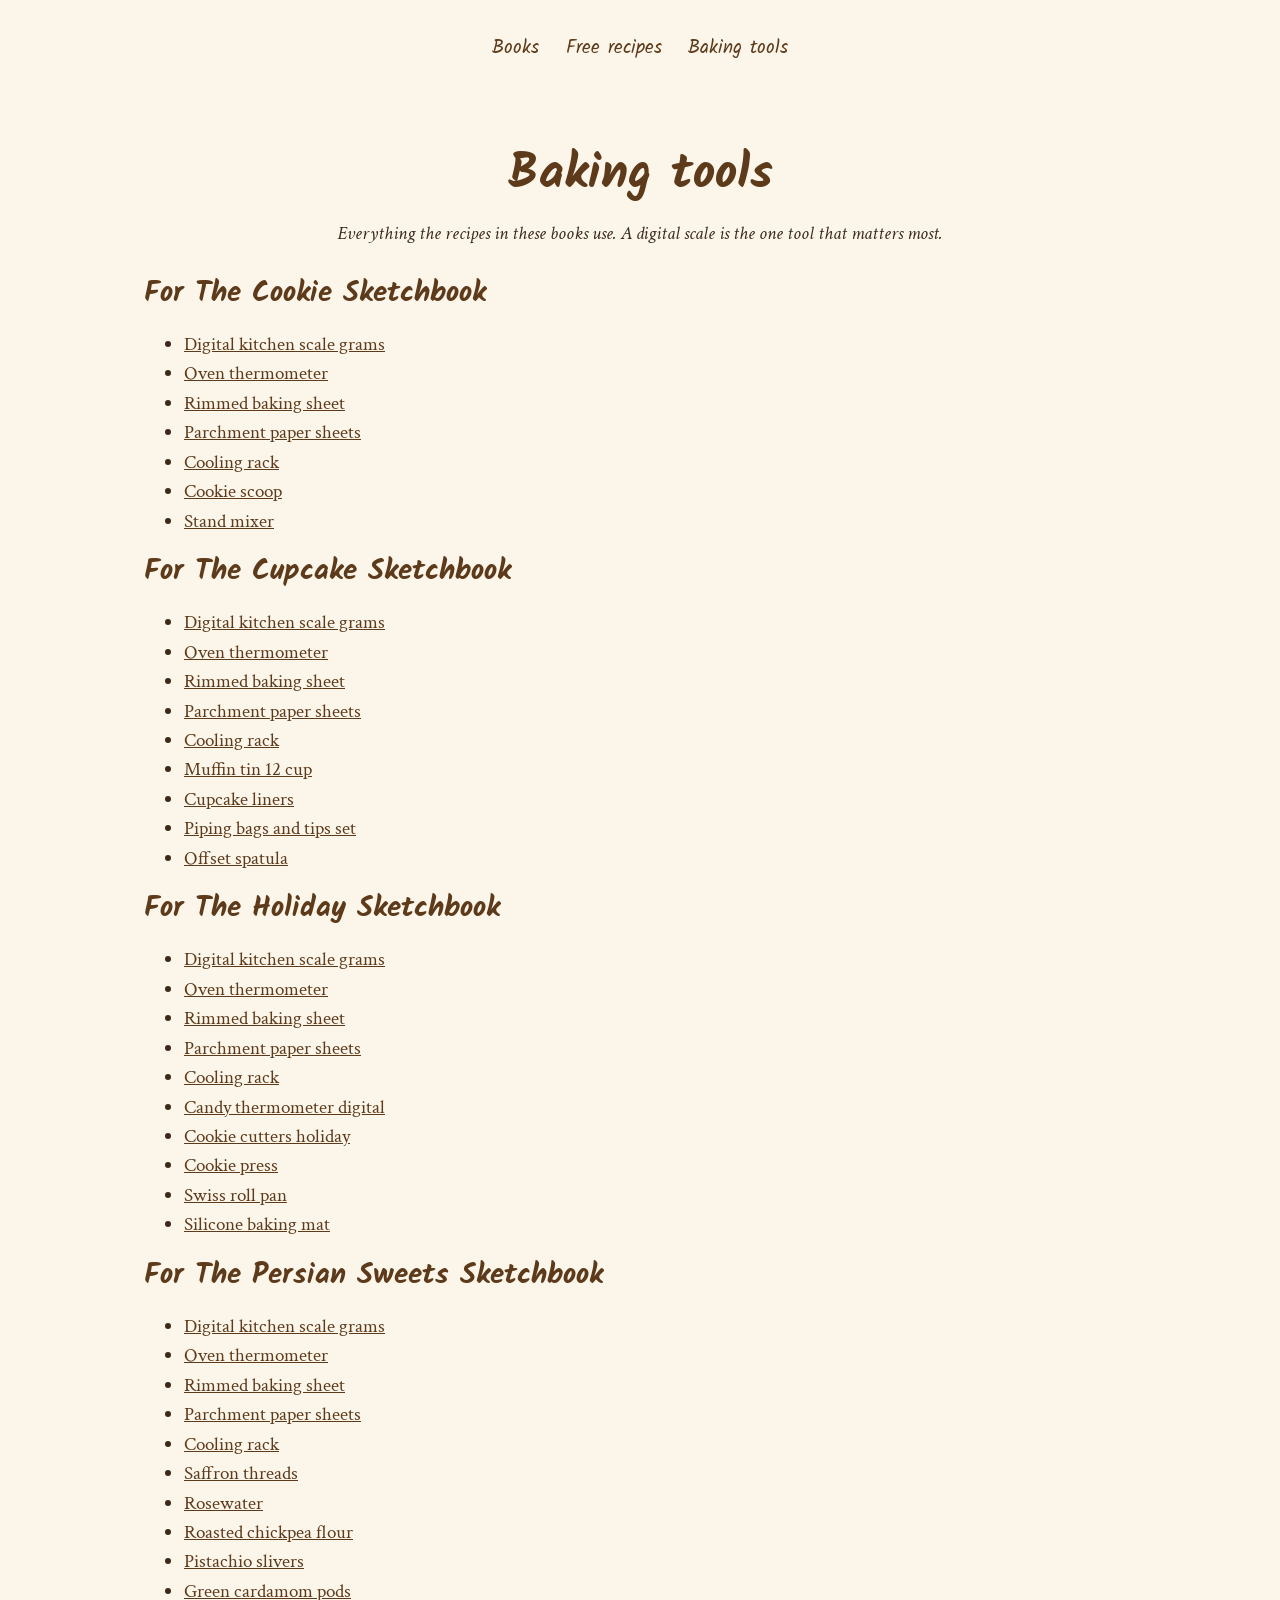
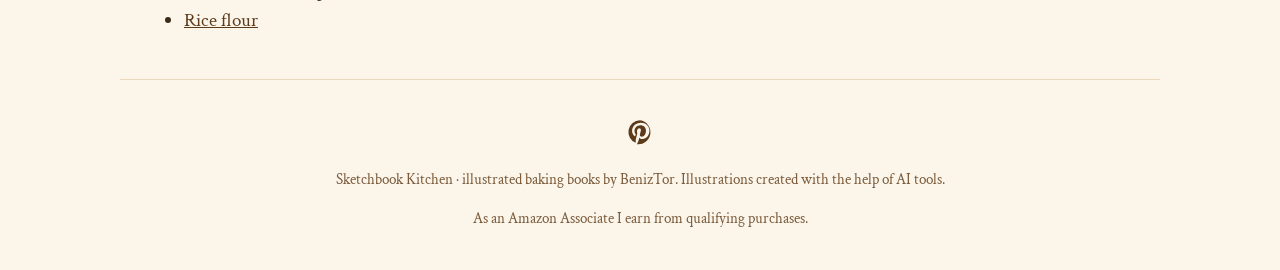
<file: tools.html>
<!doctype html><html lang="en"><head><meta charset="utf-8"><meta name="viewport" content="width=device-width,initial-scale=1">
<title>Baking tools · Sketchbook Kitchen</title><meta name="description" content="Illustrated baking books written in grams: Sketchbook Kitchen by BenizTor.">
<link href="https://fonts.googleapis.com/css2?family=Crimson+Text:ital,wght@0,400;0,700;1,400&family=Kalam:wght@400;700&display=swap" rel="stylesheet">
<link rel="stylesheet" href="style.css"><meta name="p:domain_verify" content="38485bb4b9026ba784b6f9825c03a4b8"/></head><body>
<header><nav><a href="index.html">Books</a><a href="samples.html">Free recipes</a><a href="tools.html">Baking tools</a></nav></header>
<main><h1>Baking tools</h1><p class='lead'>Everything the recipes in these books use. A digital scale is the one tool that matters most.</p><h2>For The Cookie Sketchbook</h2><ul><li><a href="https://www.amazon.com/s?k=digital+kitchen+scale+grams&tag=behmamparvin-20" rel="nofollow sponsored">Digital kitchen scale grams</a></li><li><a href="https://www.amazon.com/s?k=oven+thermometer&tag=behmamparvin-20" rel="nofollow sponsored">Oven thermometer</a></li><li><a href="https://www.amazon.com/s?k=rimmed+baking+sheet&tag=behmamparvin-20" rel="nofollow sponsored">Rimmed baking sheet</a></li><li><a href="https://www.amazon.com/s?k=parchment+paper+sheets&tag=behmamparvin-20" rel="nofollow sponsored">Parchment paper sheets</a></li><li><a href="https://www.amazon.com/s?k=cooling+rack&tag=behmamparvin-20" rel="nofollow sponsored">Cooling rack</a></li><li><a href="https://www.amazon.com/s?k=cookie+scoop&tag=behmamparvin-20" rel="nofollow sponsored">Cookie scoop</a></li><li><a href="https://www.amazon.com/s?k=stand+mixer&tag=behmamparvin-20" rel="nofollow sponsored">Stand mixer</a></li></ul><h2>For The Cupcake Sketchbook</h2><ul><li><a href="https://www.amazon.com/s?k=digital+kitchen+scale+grams&tag=behmamparvin-20" rel="nofollow sponsored">Digital kitchen scale grams</a></li><li><a href="https://www.amazon.com/s?k=oven+thermometer&tag=behmamparvin-20" rel="nofollow sponsored">Oven thermometer</a></li><li><a href="https://www.amazon.com/s?k=rimmed+baking+sheet&tag=behmamparvin-20" rel="nofollow sponsored">Rimmed baking sheet</a></li><li><a href="https://www.amazon.com/s?k=parchment+paper+sheets&tag=behmamparvin-20" rel="nofollow sponsored">Parchment paper sheets</a></li><li><a href="https://www.amazon.com/s?k=cooling+rack&tag=behmamparvin-20" rel="nofollow sponsored">Cooling rack</a></li><li><a href="https://www.amazon.com/s?k=muffin+tin+12+cup&tag=behmamparvin-20" rel="nofollow sponsored">Muffin tin 12 cup</a></li><li><a href="https://www.amazon.com/s?k=cupcake+liners&tag=behmamparvin-20" rel="nofollow sponsored">Cupcake liners</a></li><li><a href="https://www.amazon.com/s?k=piping+bags+and+tips+set&tag=behmamparvin-20" rel="nofollow sponsored">Piping bags and tips set</a></li><li><a href="https://www.amazon.com/s?k=offset+spatula&tag=behmamparvin-20" rel="nofollow sponsored">Offset spatula</a></li></ul><h2>For The Holiday Sketchbook</h2><ul><li><a href="https://www.amazon.com/s?k=digital+kitchen+scale+grams&tag=behmamparvin-20" rel="nofollow sponsored">Digital kitchen scale grams</a></li><li><a href="https://www.amazon.com/s?k=oven+thermometer&tag=behmamparvin-20" rel="nofollow sponsored">Oven thermometer</a></li><li><a href="https://www.amazon.com/s?k=rimmed+baking+sheet&tag=behmamparvin-20" rel="nofollow sponsored">Rimmed baking sheet</a></li><li><a href="https://www.amazon.com/s?k=parchment+paper+sheets&tag=behmamparvin-20" rel="nofollow sponsored">Parchment paper sheets</a></li><li><a href="https://www.amazon.com/s?k=cooling+rack&tag=behmamparvin-20" rel="nofollow sponsored">Cooling rack</a></li><li><a href="https://www.amazon.com/s?k=candy+thermometer+digital&tag=behmamparvin-20" rel="nofollow sponsored">Candy thermometer digital</a></li><li><a href="https://www.amazon.com/s?k=cookie+cutters+holiday&tag=behmamparvin-20" rel="nofollow sponsored">Cookie cutters holiday</a></li><li><a href="https://www.amazon.com/s?k=cookie+press&tag=behmamparvin-20" rel="nofollow sponsored">Cookie press</a></li><li><a href="https://www.amazon.com/s?k=swiss+roll+pan&tag=behmamparvin-20" rel="nofollow sponsored">Swiss roll pan</a></li><li><a href="https://www.amazon.com/s?k=silicone+baking+mat&tag=behmamparvin-20" rel="nofollow sponsored">Silicone baking mat</a></li></ul><h2>For The Persian Sweets Sketchbook</h2><ul><li><a href="https://www.amazon.com/s?k=digital+kitchen+scale+grams&tag=behmamparvin-20" rel="nofollow sponsored">Digital kitchen scale grams</a></li><li><a href="https://www.amazon.com/s?k=oven+thermometer&tag=behmamparvin-20" rel="nofollow sponsored">Oven thermometer</a></li><li><a href="https://www.amazon.com/s?k=rimmed+baking+sheet&tag=behmamparvin-20" rel="nofollow sponsored">Rimmed baking sheet</a></li><li><a href="https://www.amazon.com/s?k=parchment+paper+sheets&tag=behmamparvin-20" rel="nofollow sponsored">Parchment paper sheets</a></li><li><a href="https://www.amazon.com/s?k=cooling+rack&tag=behmamparvin-20" rel="nofollow sponsored">Cooling rack</a></li><li><a href="https://www.amazon.com/s?k=saffron+threads&tag=behmamparvin-20" rel="nofollow sponsored">Saffron threads</a></li><li><a href="https://www.amazon.com/s?k=rosewater&tag=behmamparvin-20" rel="nofollow sponsored">Rosewater</a></li><li><a href="https://www.amazon.com/s?k=roasted+chickpea+flour&tag=behmamparvin-20" rel="nofollow sponsored">Roasted chickpea flour</a></li><li><a href="https://www.amazon.com/s?k=pistachio+slivers&tag=behmamparvin-20" rel="nofollow sponsored">Pistachio slivers</a></li><li><a href="https://www.amazon.com/s?k=green+cardamom+pods&tag=behmamparvin-20" rel="nofollow sponsored">Green cardamom pods</a></li><li><a href="https://www.amazon.com/s?k=rice+flour&tag=behmamparvin-20" rel="nofollow sponsored">Rice flour</a></li></ul></main>
<footer><div class="social"><a href="https://www.pinterest.com/beniztor" aria-label="Pinterest" rel="me"><svg viewBox="0 0 24 24" fill="currentColor"><path d="M12 2a10 10 0 0 0-3.6 19.3c-.1-.8-.2-2 0-2.9l1.3-5.4s-.3-.7-.3-1.6c0-1.5.9-2.7 2-2.7.9 0 1.4.7 1.4 1.6 0 1-.6 2.4-.9 3.7-.3 1.1.6 2 1.7 2 2 0 3.5-2.1 3.5-5.2 0-2.7-2-4.6-4.7-4.6-3.2 0-5.1 2.4-5.1 4.9 0 1 .4 2 .9 2.6.1.1.1.2.1.3l-.3 1.4c-.1.2-.2.3-.4.2-1.5-.7-2.4-2.8-2.4-4.5 0-3.7 2.7-7.1 7.7-7.1 4 0 7.2 2.9 7.2 6.8 0 4-2.5 7.3-6 7.3-1.2 0-2.3-.6-2.7-1.4l-.7 2.8c-.3 1-.9 2.2-1.4 3A10 10 0 1 0 12 2z"/></svg></a></div><p>Sketchbook Kitchen · illustrated baking books by BenizTor. Illustrations created with the help of AI tools.</p><p>As an Amazon Associate I earn from qualifying purchases.</p></footer>
</body></html>
</file>
<file: style.css>
:root{--bg:#FBF5EA;--ink:#3b2a1a;--head:#5d3a1a;--acc:#c17d3a;--card:#fffaf1;--line:#ead9bf}
*{box-sizing:border-box}body{margin:0;background:var(--bg);color:var(--ink);font-family:'Crimson Text',Georgia,serif;font-size:19px;line-height:1.55}
a{color:var(--head)}header,main,footer{max-width:1040px;margin:0 auto;padding:24px}
h1,h2,h3{font-family:'Kalam',cursive;color:var(--head);line-height:1.2;margin:.3em 0}h1{font-size:2.6em;text-align:center}
.lead{text-align:center;max-width:720px;margin:0 auto 1.5em;font-style:italic}
nav{text-align:center;font-family:'Kalam',cursive;margin:.5em 0 1em}nav a{margin:0 .7em;text-decoration:none}
.grid{display:grid;grid-template-columns:repeat(auto-fit,minmax(220px,1fr));gap:24px}
.card{background:var(--card);border:1px solid var(--line);border-radius:12px;padding:16px;text-align:center}
.card img{width:100%;border-radius:6px}.btn{display:inline-block;margin:6px 4px;padding:9px 16px;border-radius:999px;background:var(--head);color:#fff;text-decoration:none;font-family:'Kalam',cursive}
.btn.alt{background:var(--acc)}.soon{display:inline-block;margin:6px 4px;padding:9px 16px;border-radius:999px;border:2px dashed var(--acc);color:var(--acc);font-family:'Kalam',cursive}.meta{font-size:.85em;color:#7a5a3a}.chapters{display:grid;grid-template-columns:repeat(auto-fit,minmax(180px,1fr));gap:16px}
.chapters img{width:100%;border-radius:8px}.recipe{background:var(--card);border:1px solid var(--line);border-radius:12px;padding:20px;margin:24px 0}
.recipe img{max-width:360px;width:100%;float:right;margin:0 0 12px 20px;border-radius:8px}.recipe:after{content:"";display:block;clear:both}
table{border-collapse:collapse;width:100%;max-width:420px}td{border-bottom:1px solid var(--line);padding:3px 0}td.g{text-align:right;font-weight:bold}
footer{font-size:.8em;color:#7a5a3a;text-align:center;border-top:1px solid var(--line)}
.social{display:flex;gap:18px;justify-content:center;margin:14px 0 4px}.social a{color:var(--head)}.social svg{width:28px;height:28px}
@media(max-width:640px){.recipe img{float:none;margin:0 0 12px;max-width:100%}h1{font-size:2em}}
</file>
